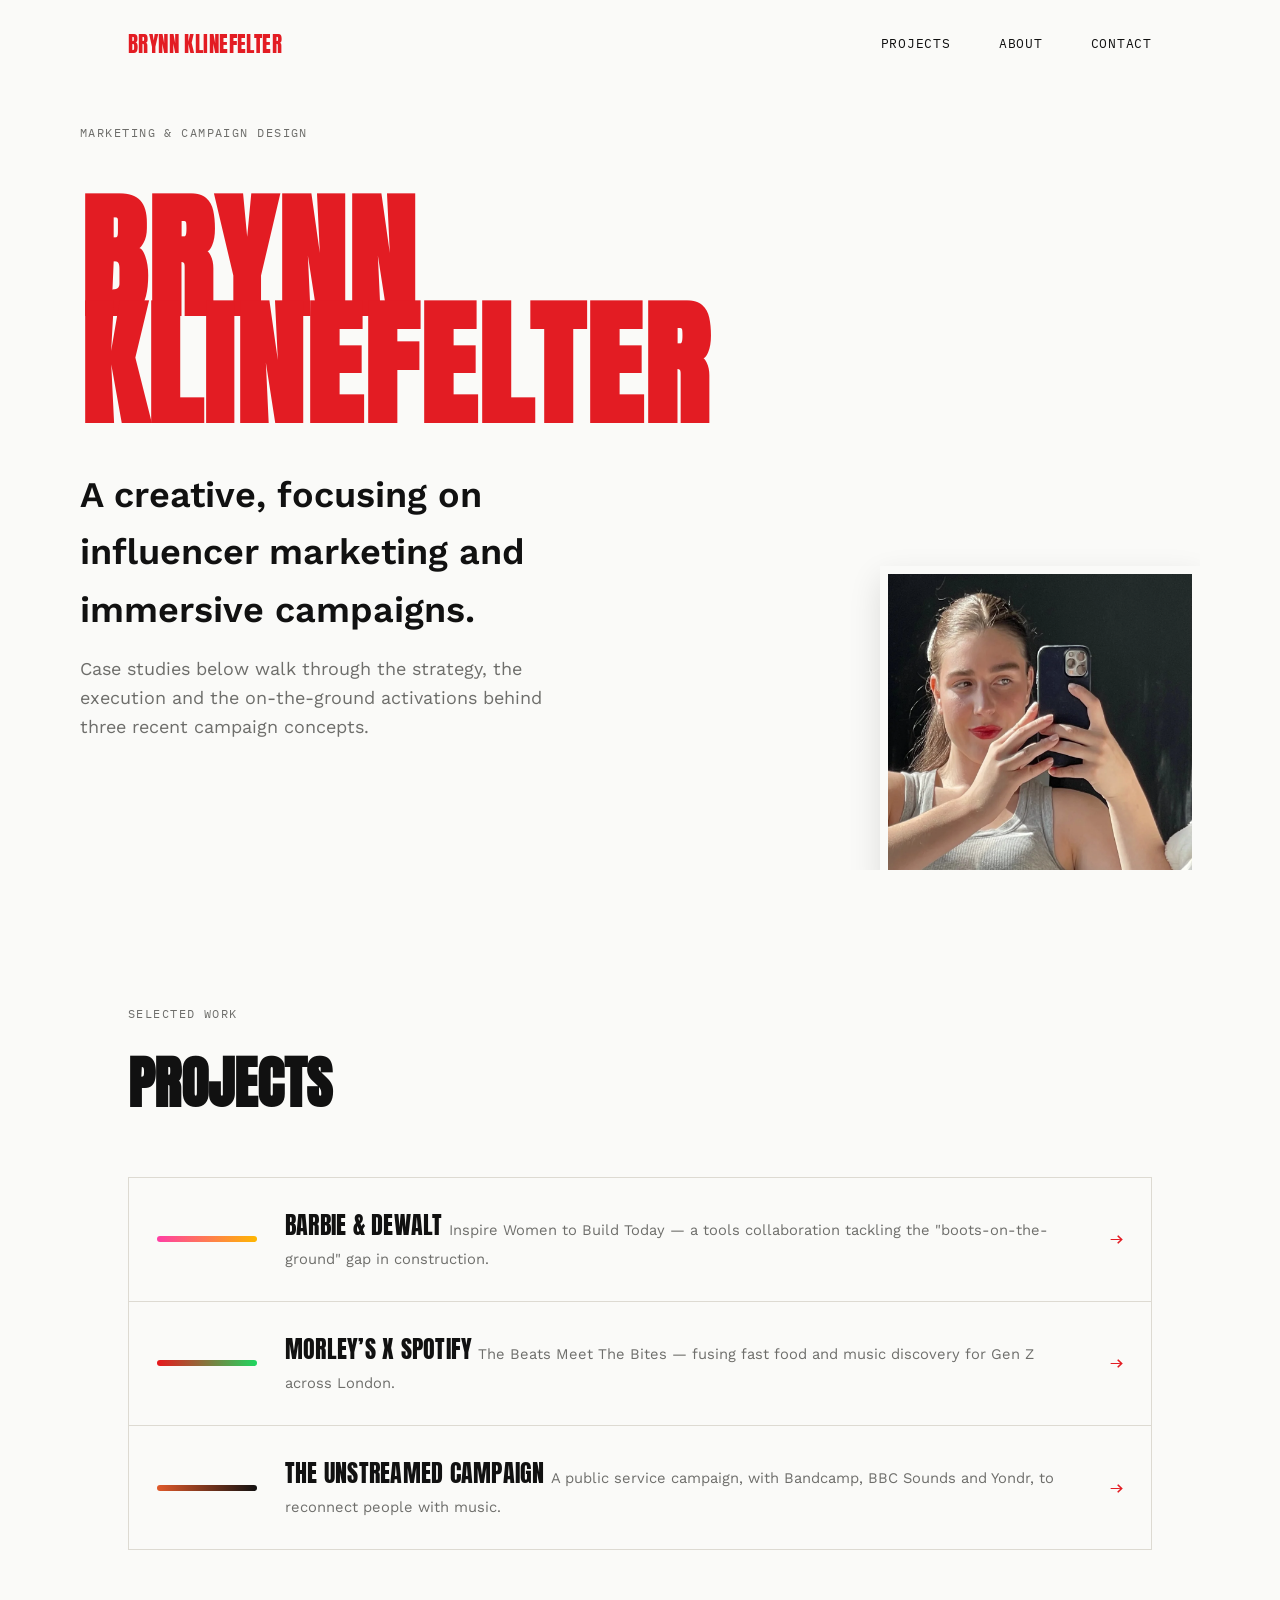
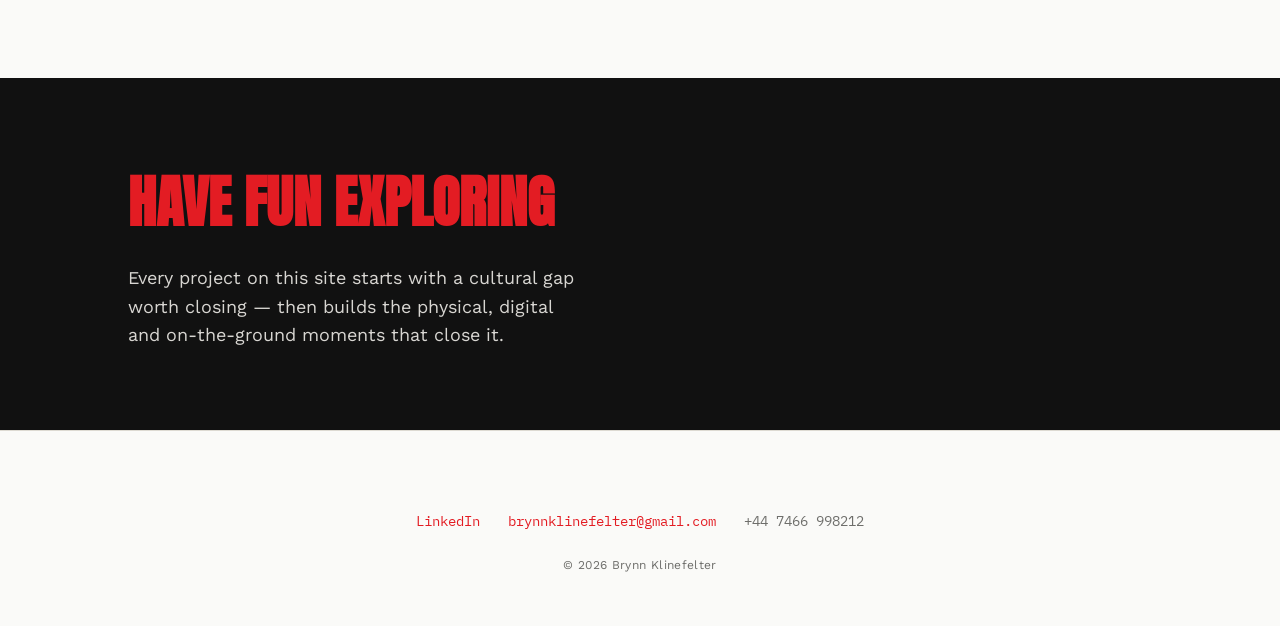
<file: index.html>
<!DOCTYPE html>
<html lang="en">
<head>
<meta charset="UTF-8">
<meta name="viewport" content="width=device-width, initial-scale=1.0">
<title>Brynn Klinefelter | Discover Innovative Marketing Solutions</title>
<meta name="description" content="Brynn Klinefelter — a creative focusing on influencer marketing and immersive campaigns.">
<link rel="stylesheet" href="css/style.css">
</head>
<body>

<nav class="site-nav">
  <a href="index.html" class="site-nav__mark">Brynn Klinefelter</a>
  <ul class="site-nav__links" style="display:flex;">
    <li><a href="#work">Projects</a></li>
    <li><a href="#about">About</a></li>
    <li><a href="#contact">Contact</a></li>
  </ul>
</nav>

<header class="hero-landing wrap">
  <p class="eyebrow">Marketing &amp; Campaign Design</p>
  <h1 class="hero-landing__stack">
    <span>Brynn</span>
    <span>Klinefelter</span>
  </h1>
  <p class="hero-landing__tagline">A creative, focusing on influencer marketing and immersive campaigns.</p>
  <p class="hero-landing__sub">Case studies below walk through the strategy, the execution and the on-the-ground activations behind three recent campaign concepts.</p>
  <img class="hero-landing__portrait" src="assets/landing/portrait-1.png" alt="Brynn Klinefelter taking a mirror selfie">
</header>

<main>
  <section class="section" id="work">
    <div class="wrap">
      <p class="eyebrow">Selected Work</p>
      <h2 style="font-family:var(--f-display); text-transform:uppercase; font-size:var(--step-3); max-width:16ch;">Projects</h2>

      <div class="work-index">
        <a class="work-item" href="projects/barbie-dewalt.html">
          <span class="work-item__accent" style="background:linear-gradient(90deg,var(--acc-barbie),var(--acc-dewalt));"></span>
          <span>
            <span class="work-item__title">Barbie &amp; DeWalt</span>
            <span class="work-item__desc">Inspire Women to Build Today — a tools collaboration tackling the "boots-on-the-ground" gap in construction.</span>
          </span>
          <span class="work-item__arrow">&rarr;</span>
        </a>
        <a class="work-item" href="projects/morleys-x-spotify.html">
          <span class="work-item__accent" style="background:linear-gradient(90deg,var(--acc-morleys),var(--acc-spotify));"></span>
          <span>
            <span class="work-item__title">Morley&rsquo;s x Spotify</span>
            <span class="work-item__desc">The Beats Meet The Bites — fusing fast food and music discovery for Gen Z across London.</span>
          </span>
          <span class="work-item__arrow">&rarr;</span>
        </a>
        <a class="work-item" href="projects/the-unstreamed-campaign.html">
          <span class="work-item__accent" style="background:linear-gradient(90deg,var(--acc-unstreamed),var(--acc-bbc));"></span>
          <span>
            <span class="work-item__title">The Unstreamed Campaign</span>
            <span class="work-item__desc">A public service campaign, with Bandcamp, BBC Sounds and Yondr, to reconnect people with music.</span>
          </span>
          <span class="work-item__arrow">&rarr;</span>
        </a>
      </div>
    </div>
  </section>

  <section class="about-strip" id="about">
    <div class="wrap">
      <h2>Have Fun Exploring</h2>
      <p style="max-width:42ch; margin-top:var(--space-2); color:#D8D6D2;">Every project on this site starts with a cultural gap worth closing — then builds the physical, digital and on-the-ground moments that close it.</p>
    </div>
  </section>
</main>

<footer class="site-footer" id="contact">
  <div class="site-footer__links">
    <a href="https://www.linkedin.com/in/brynnklinefelter" target="_blank" rel="noopener">LinkedIn</a>
    <a href="mailto:brynnklinefelter@gmail.com">brynnklinefelter@gmail.com</a>
    <span>+44 7466 998212</span>
  </div>
  <small>&copy; 2026 Brynn Klinefelter</small>
</footer>

</body>
</html>
</file>
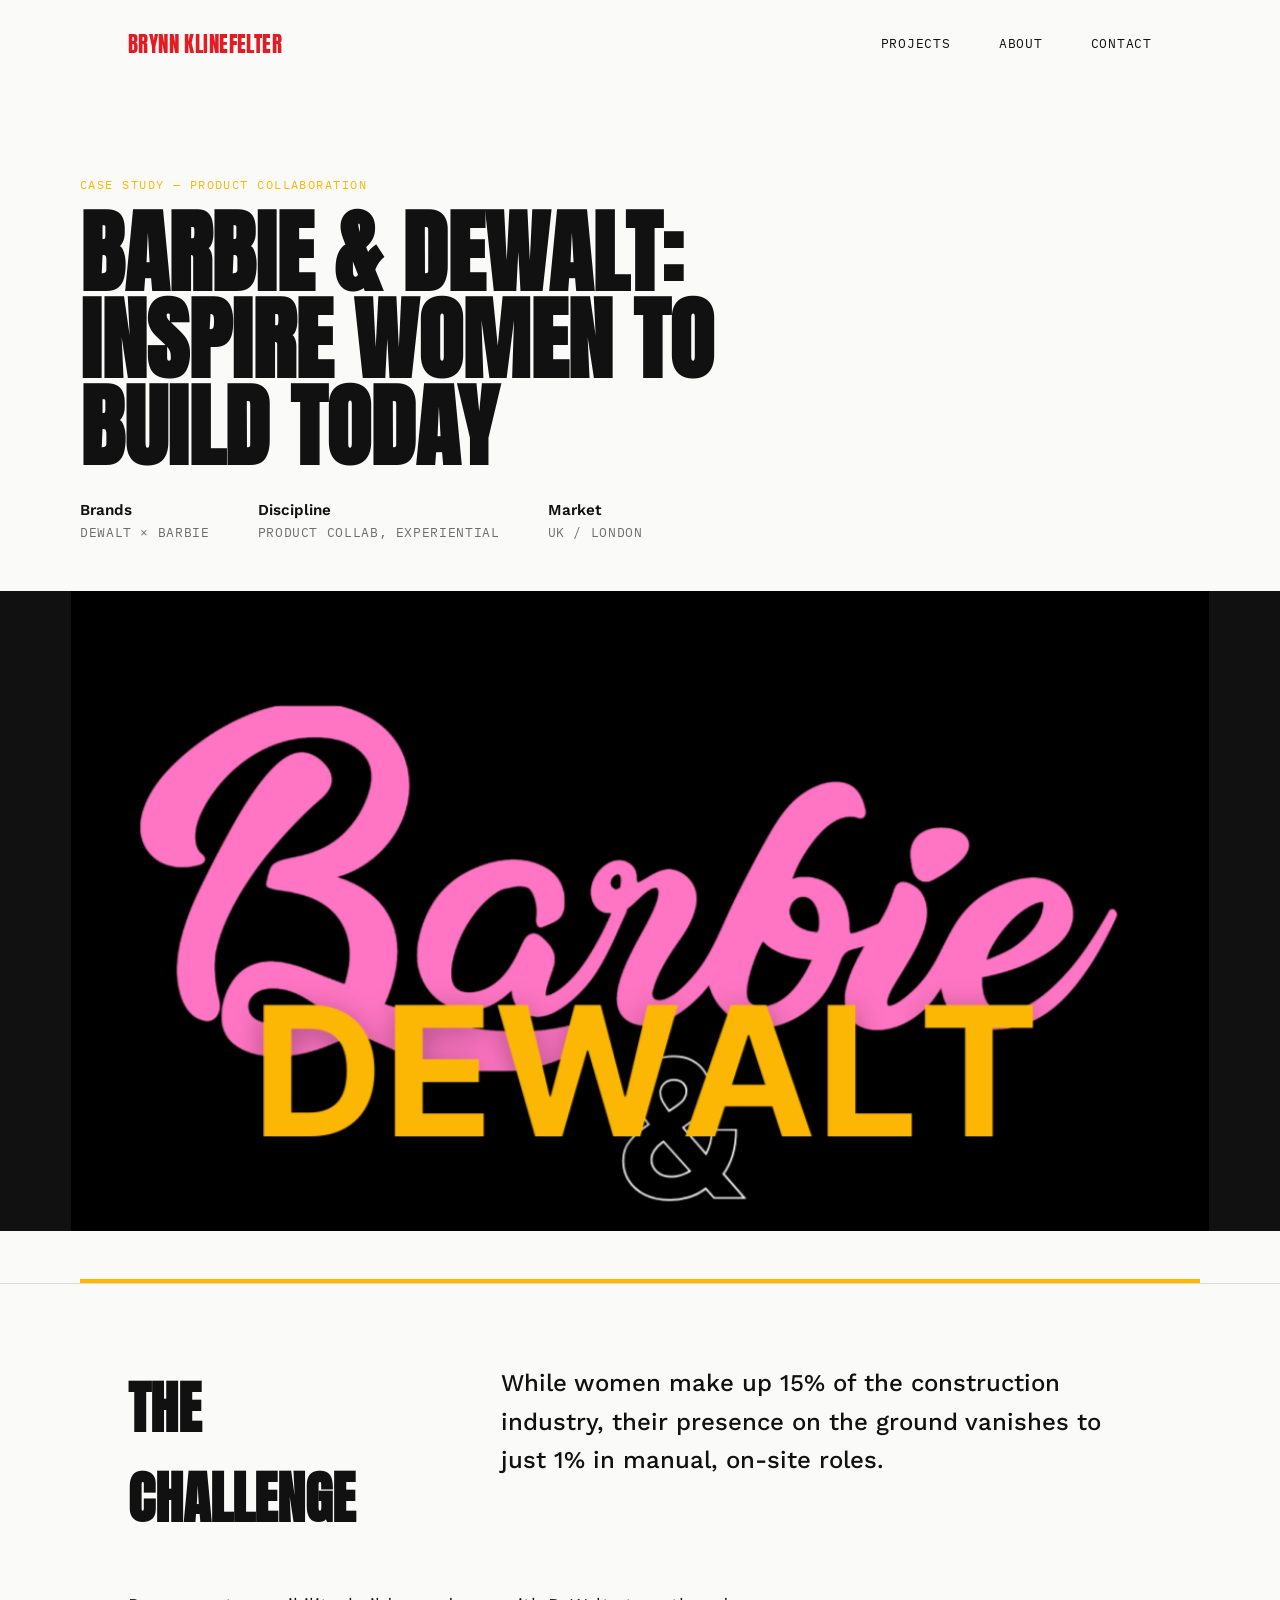
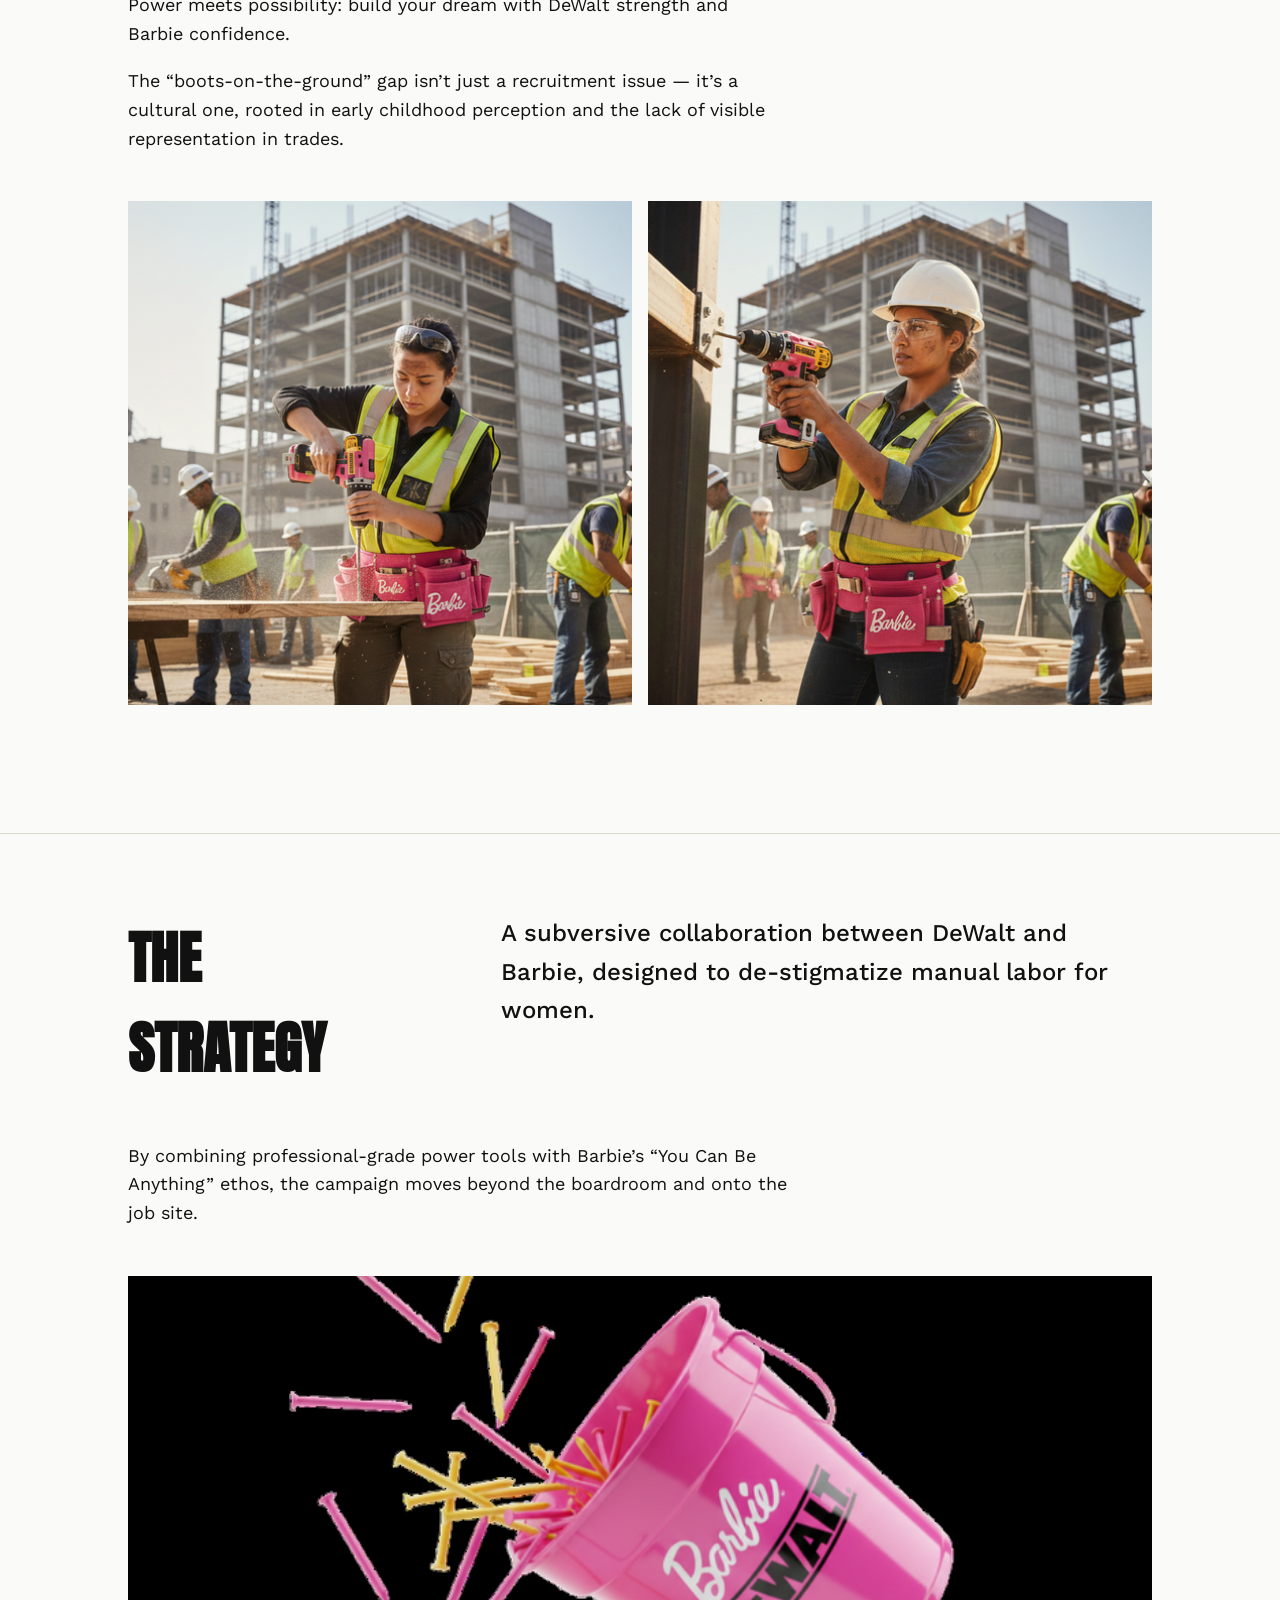
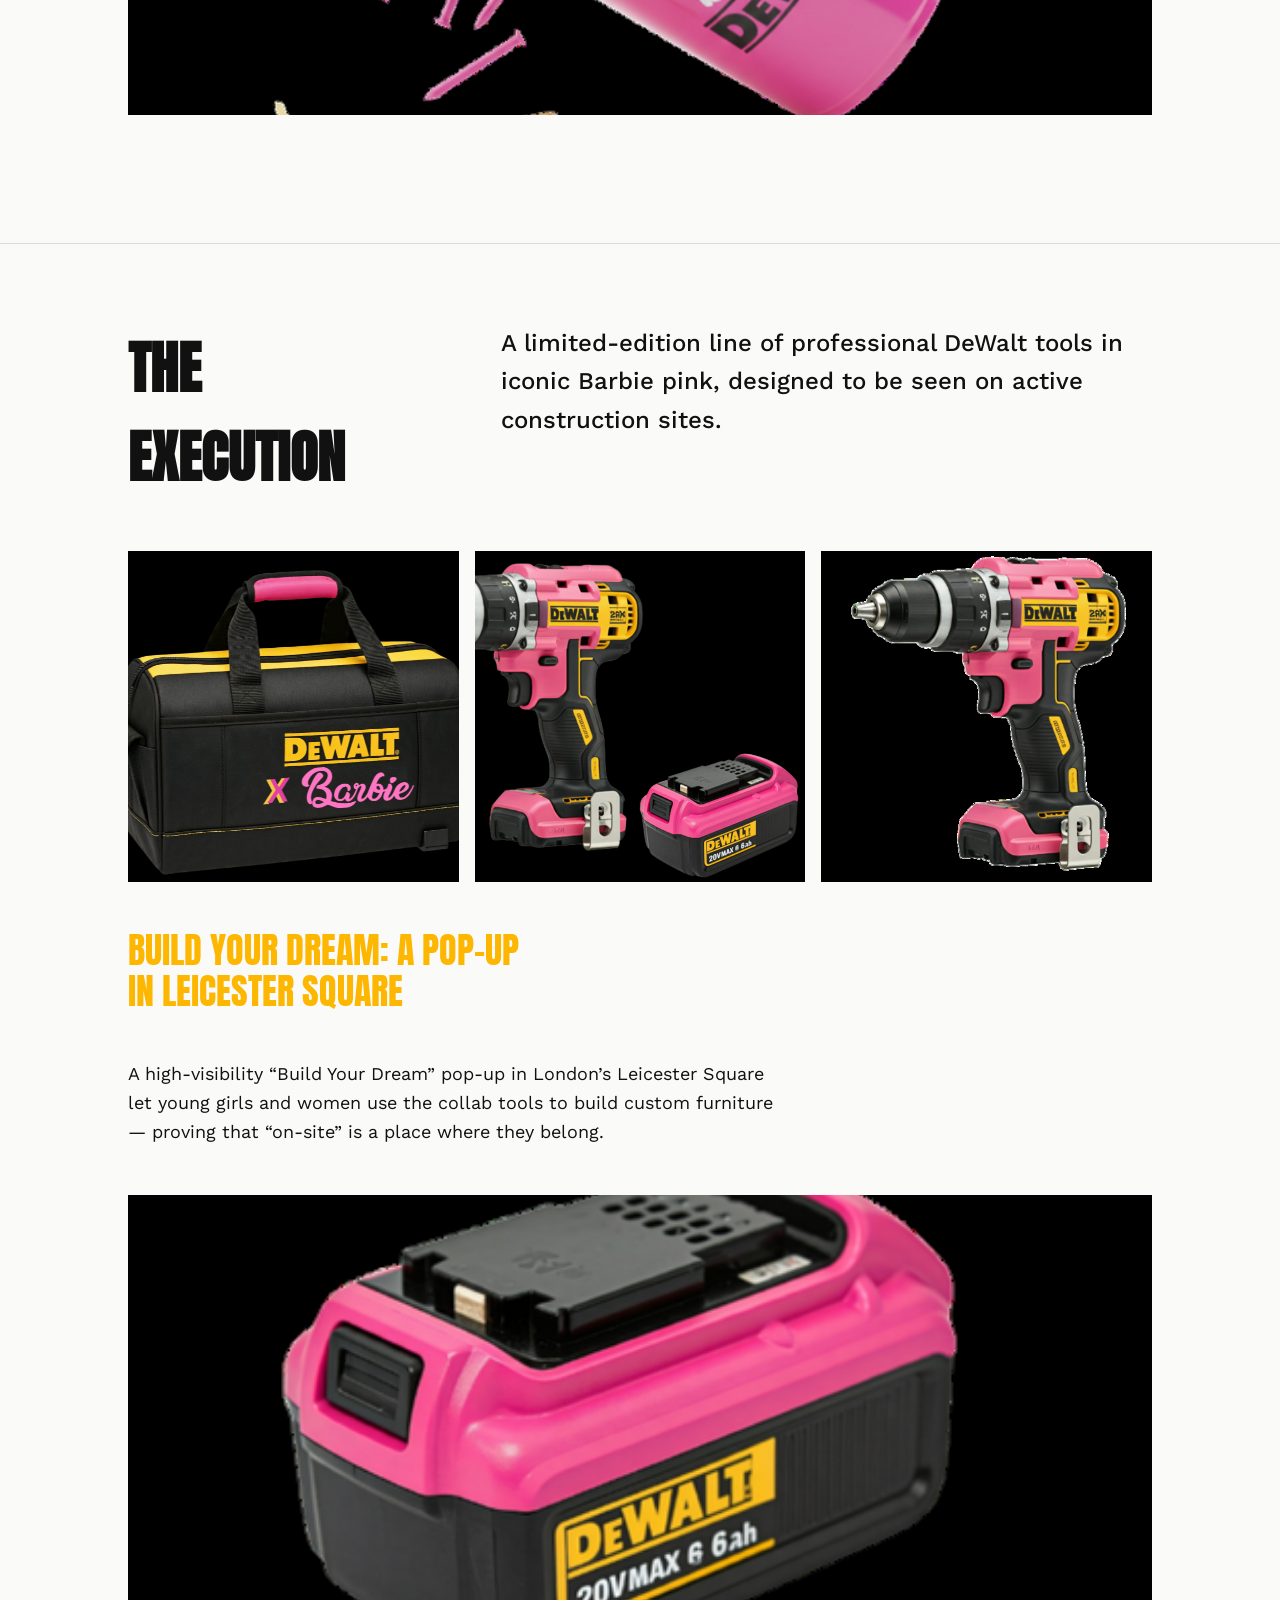
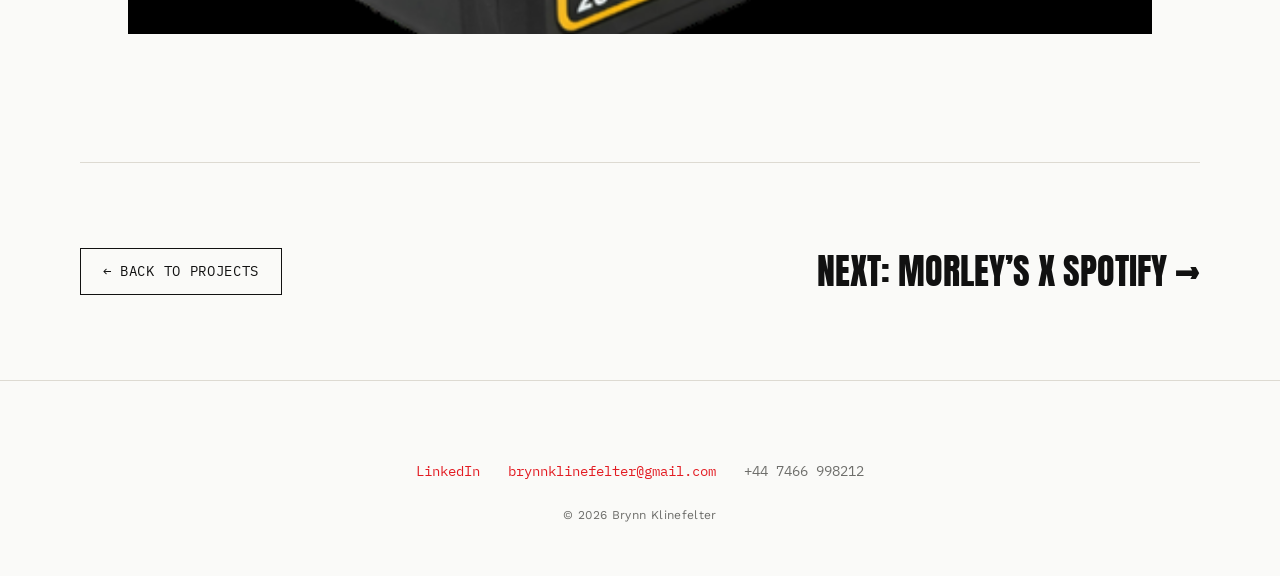
<file: projects/barbie-dewalt.html>
<!DOCTYPE html>
<html lang="en">
<head>
<meta charset="UTF-8">
<meta name="viewport" content="width=device-width, initial-scale=1.0">
<title>Barbie &amp; DeWalt | Inspire Women to Build Today — Brynn Klinefelter</title>
<meta name="description" content="A subversive collaboration between DeWalt and Barbie designed to de-stigmatize manual labor for women.">
<link rel="stylesheet" href="../css/style.css">
<style>:root{ --accent: var(--acc-dewalt); }</style>
</head>
<body>

<nav class="site-nav">
  <a href="../index.html" class="site-nav__mark">Brynn Klinefelter</a>
  <ul class="site-nav__links" style="display:flex;">
    <li><a href="../index.html#work">Projects</a></li>
    <li><a href="../index.html#about">About</a></li>
    <li><a href="../index.html#contact">Contact</a></li>
  </ul>
</nav>

<header class="case-hero wrap">
  <p class="eyebrow case-hero__eyebrow">Case Study — Product Collaboration</p>
  <h1 class="case-hero__title">Barbie &amp; DeWalt: Inspire Women to Build Today</h1>
  <div class="case-hero__meta">
    <span><strong>Brands</strong>DeWalt &times; Barbie</span>
    <span><strong>Discipline</strong>Product collab, experiential</span>
    <span><strong>Market</strong>UK / London</span>
  </div>
  <img class="case-hero__image" src="../assets/barbie-dewalt/logo-hero.png" alt="Barbie and DeWalt logo lockup in pink and yellow on black">
</header>

<main>

  <section class="case-section">
    <div class="wrap">
      <div class="case-section__head">
        <h2>The<br>Challenge</h2>
        <p class="lede">While women make up 15% of the construction industry, their presence on the ground vanishes to just 1% in manual, on-site roles.</p>
      </div>
      <div class="case-body">
        <p>Power meets possibility: build your dream with DeWalt strength and Barbie confidence.</p>
        <p>The &ldquo;boots-on-the-ground&rdquo; gap isn&rsquo;t just a recruitment issue &mdash; it&rsquo;s a cultural one, rooted in early childhood perception and the lack of visible representation in trades.</p>
      </div>
      <div class="media-grid media-grid--2">
        <figure>
          <img src="../assets/barbie-dewalt/construction-site-1.png" alt="Woman in hi-vis using a pink DeWalt drill on an active construction site">
        </figure>
        <figure>
          <img src="../assets/barbie-dewalt/construction-site-2.png" alt="Woman on a construction site drilling into a wooden beam, wearing a Barbie tool belt">
        </figure>
      </div>
    </div>
  </section>

  <section class="case-section">
    <div class="wrap">
      <div class="case-section__head">
        <h2>The<br>Strategy</h2>
        <p class="lede">A subversive collaboration between DeWalt and Barbie, designed to de-stigmatize manual labor for women.</p>
      </div>
      <div class="case-body">
        <p>By combining professional-grade power tools with Barbie&rsquo;s &ldquo;You Can Be Anything&rdquo; ethos, the campaign moves beyond the boardroom and onto the job site.</p>
      </div>
      <img class="full-bleed" src="../assets/barbie-dewalt/nail-bucket.png" alt="Pink Barbie x DeWalt bucket spilling pink and yellow nails">
    </div>
  </section>

  <section class="case-section">
    <div class="wrap">
      <div class="case-section__head">
        <h2>The<br>Execution</h2>
        <p class="lede">A limited-edition line of professional DeWalt tools in iconic Barbie pink, designed to be seen on active construction sites.</p>
      </div>
      <div class="media-grid">
        <figure><img src="../assets/barbie-dewalt/drill-front.png" alt="Pink and yellow DeWalt cordless drill"></figure>
        <figure><img src="../assets/barbie-dewalt/tool-bag.png" alt="Black DeWalt x Barbie canvas tool bag with pink trim"></figure>
        <figure><img src="../assets/barbie-dewalt/battery.png" alt="Pink DeWalt 20V max battery pack"></figure>
      </div>

      <p class="pull">Build Your Dream: a pop-up in Leicester Square</p>
      <div class="case-body">
        <p>A high-visibility &ldquo;Build Your Dream&rdquo; pop-up in London&rsquo;s Leicester Square let young girls and women use the collab tools to build custom furniture &mdash; proving that &ldquo;on-site&rdquo; is a place where they belong.</p>
      </div>
      <img class="full-bleed" src="../assets/barbie-dewalt/popup-tent.png" alt="Pink tent canopy reading Build Your Dream at the Leicester Square activation">
    </div>
  </section>

</main>

<nav class="case-nav wrap">
  <a href="../index.html" class="btn btn--ghost">&larr; Back to projects</a>
  <a href="morleys-x-spotify.html" class="case-nav__title" style="text-decoration:none;">Next: Morley&rsquo;s x Spotify &rarr;</a>
</nav>

<footer class="site-footer">
  <div class="site-footer__links">
    <a href="https://www.linkedin.com/in/brynnklinefelter" target="_blank" rel="noopener">LinkedIn</a>
    <a href="mailto:brynnklinefelter@gmail.com">brynnklinefelter@gmail.com</a>
    <span>+44 7466 998212</span>
  </div>
  <small>&copy; 2026 Brynn Klinefelter</small>
</footer>

</body>
</html>
</file>
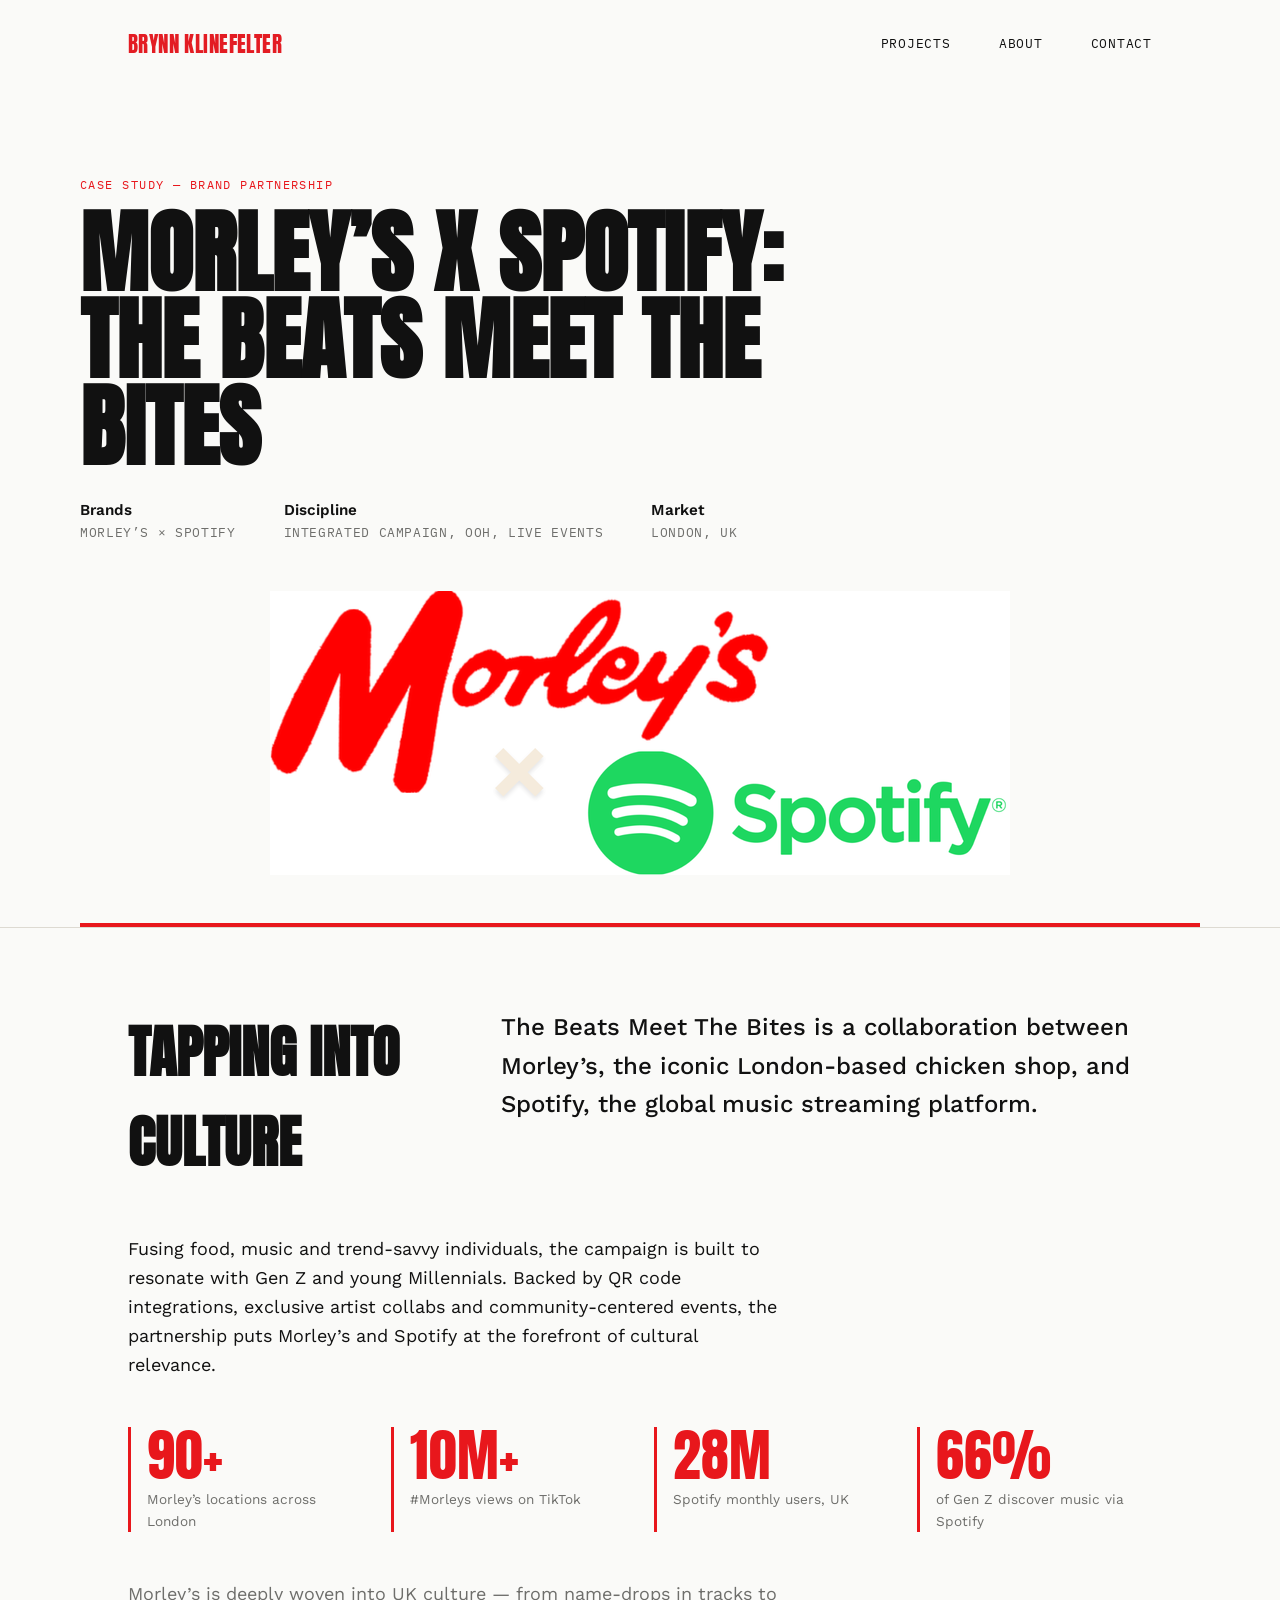
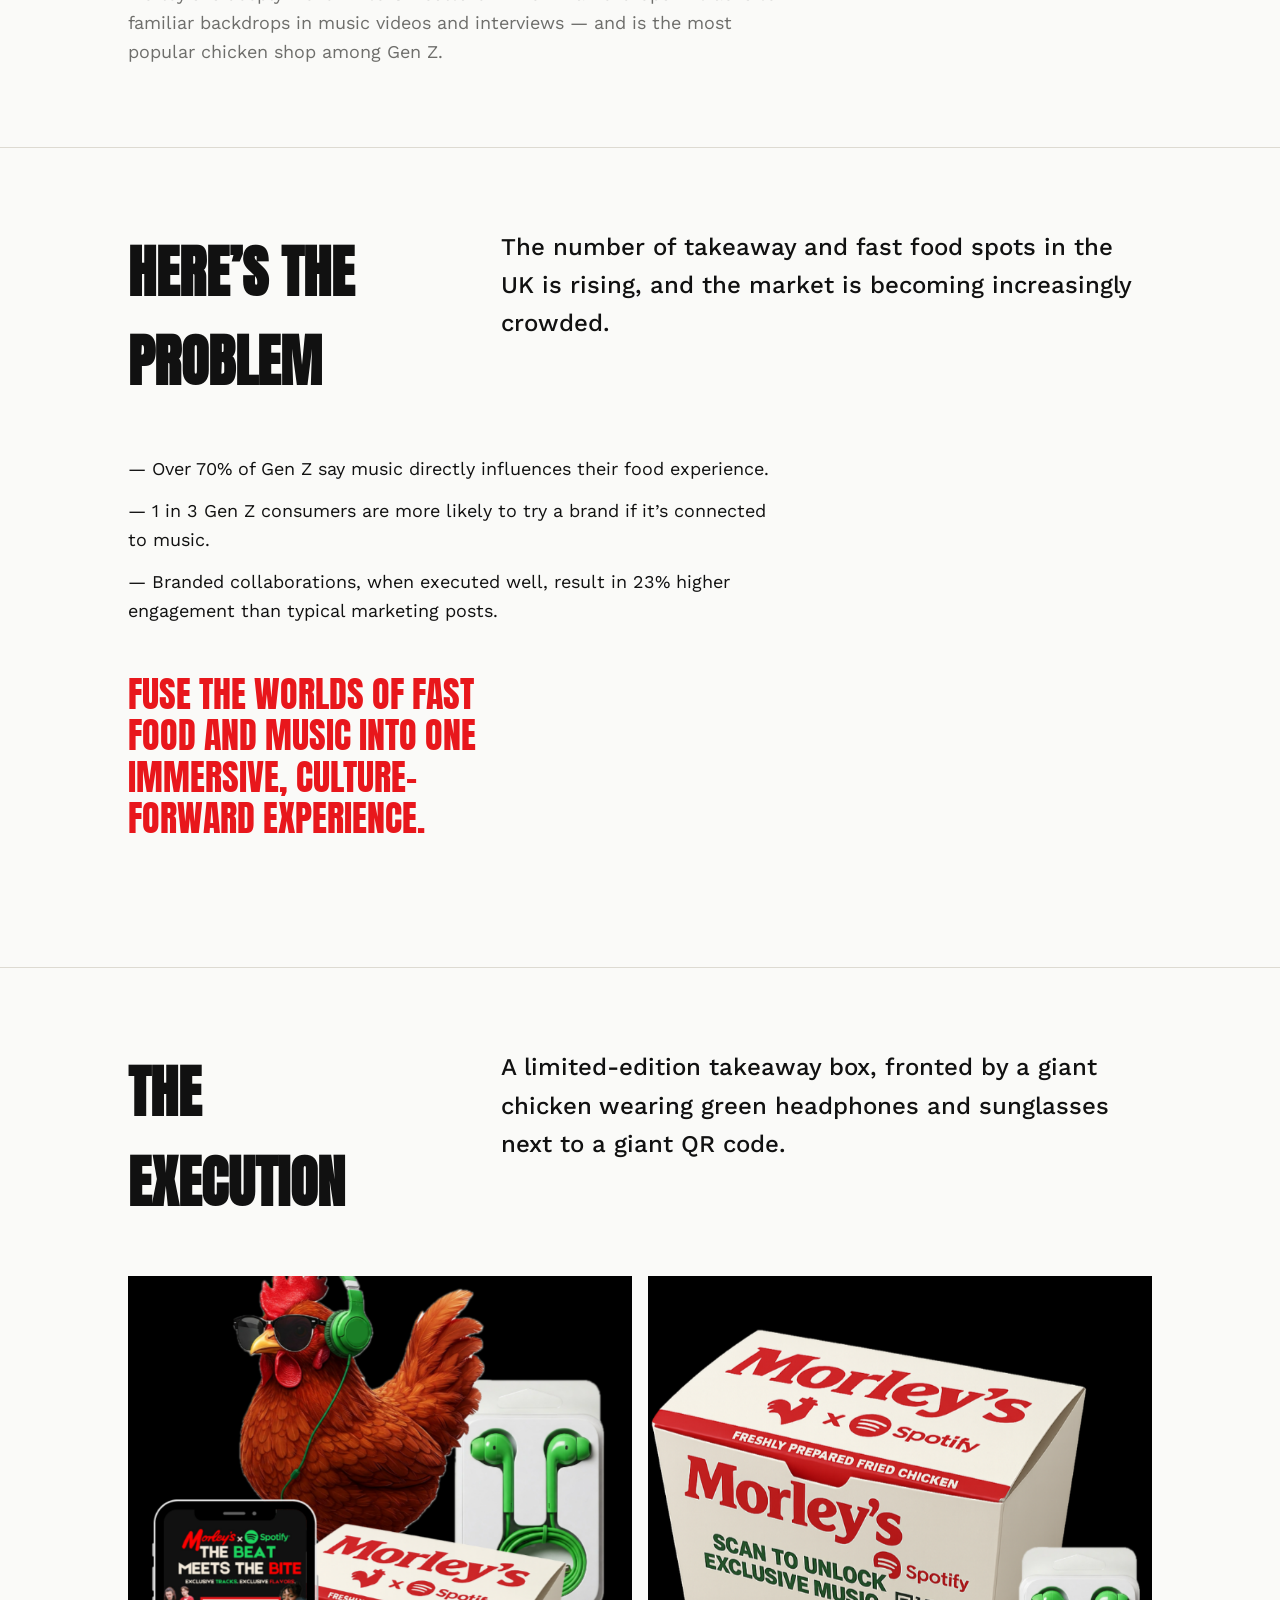
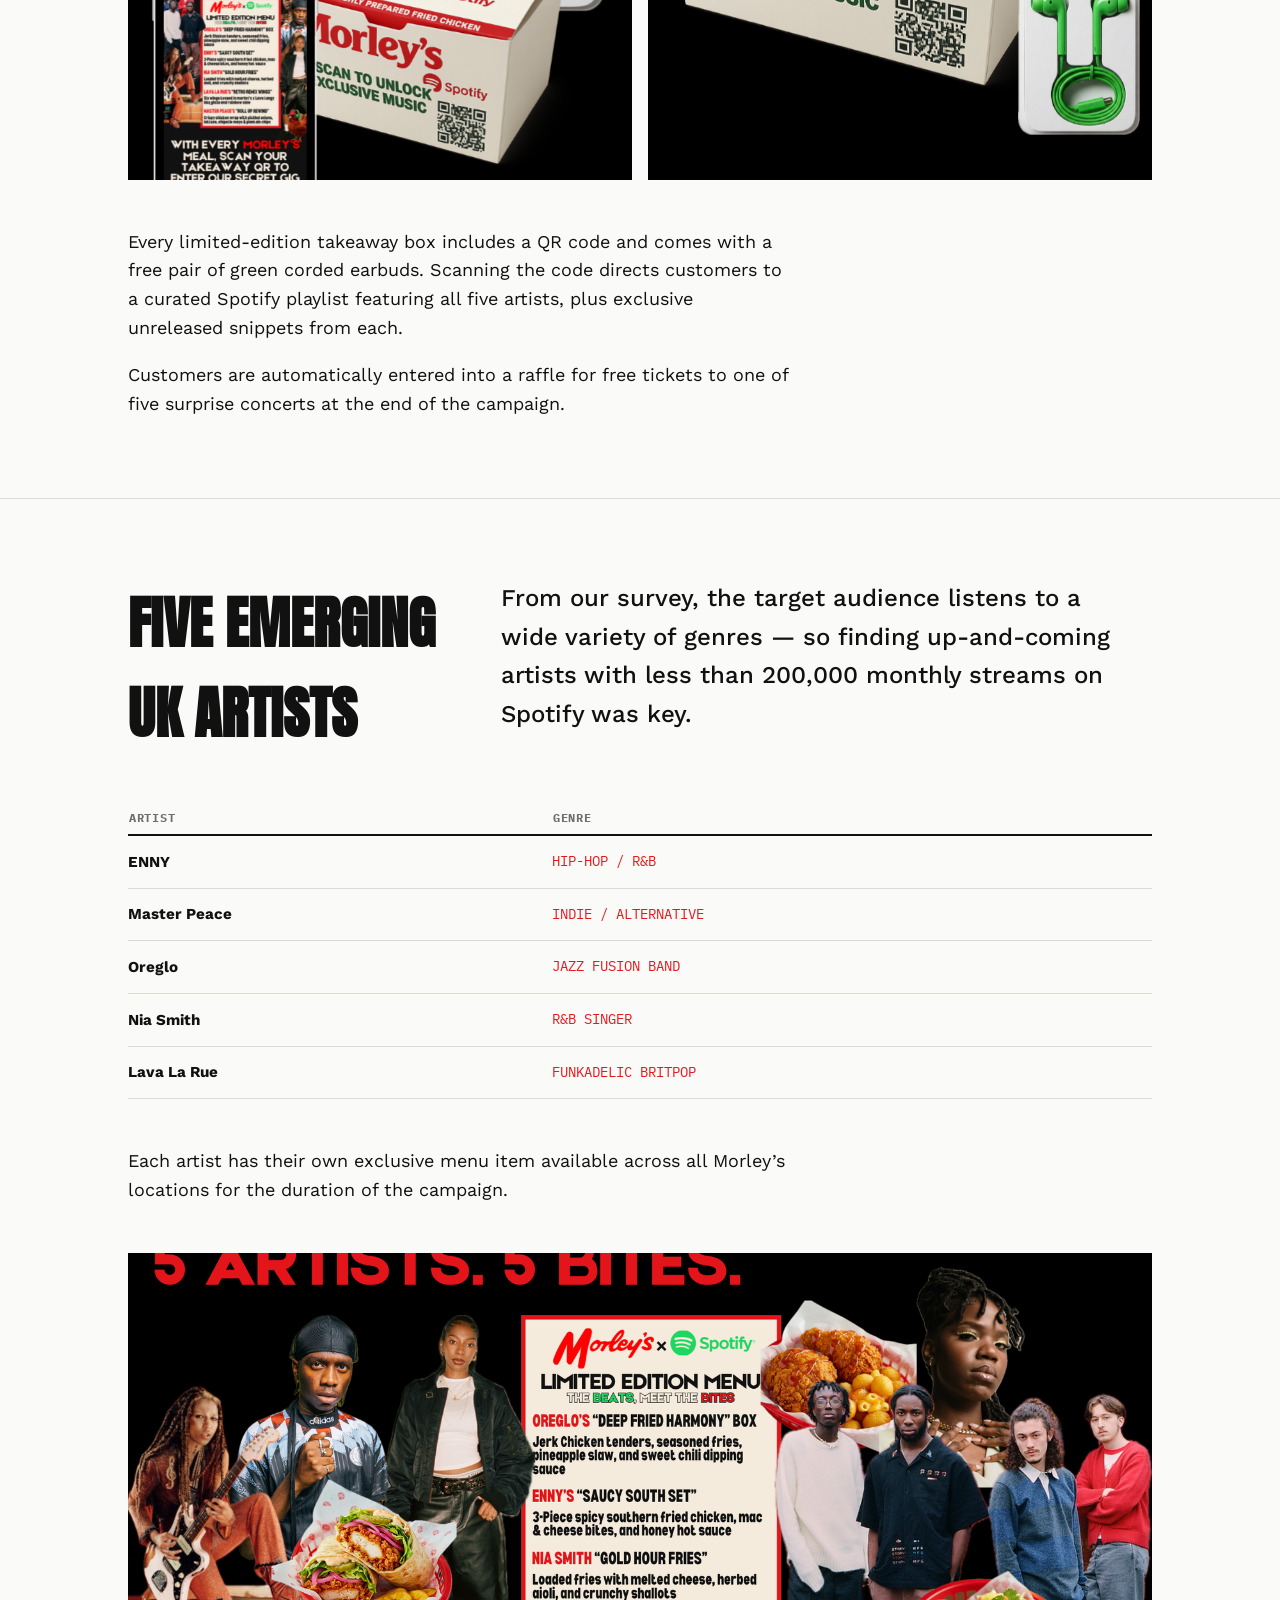
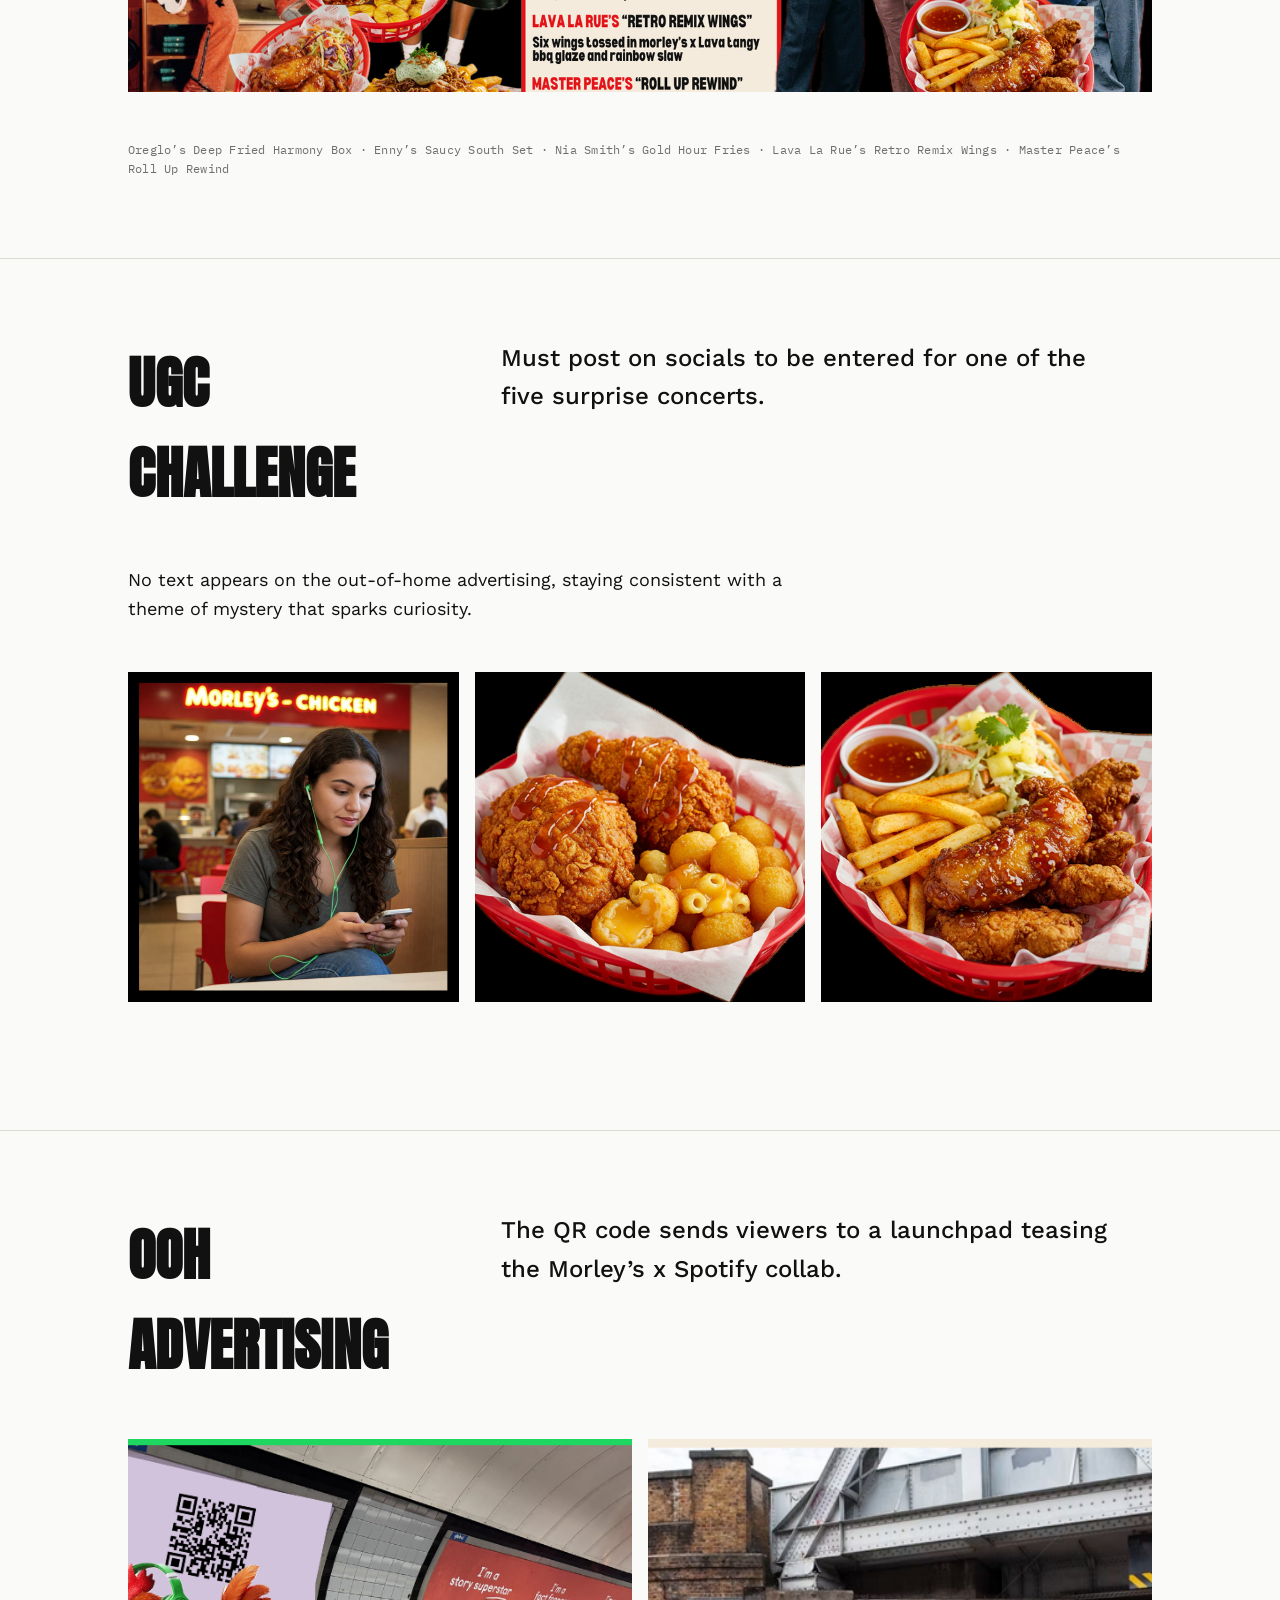
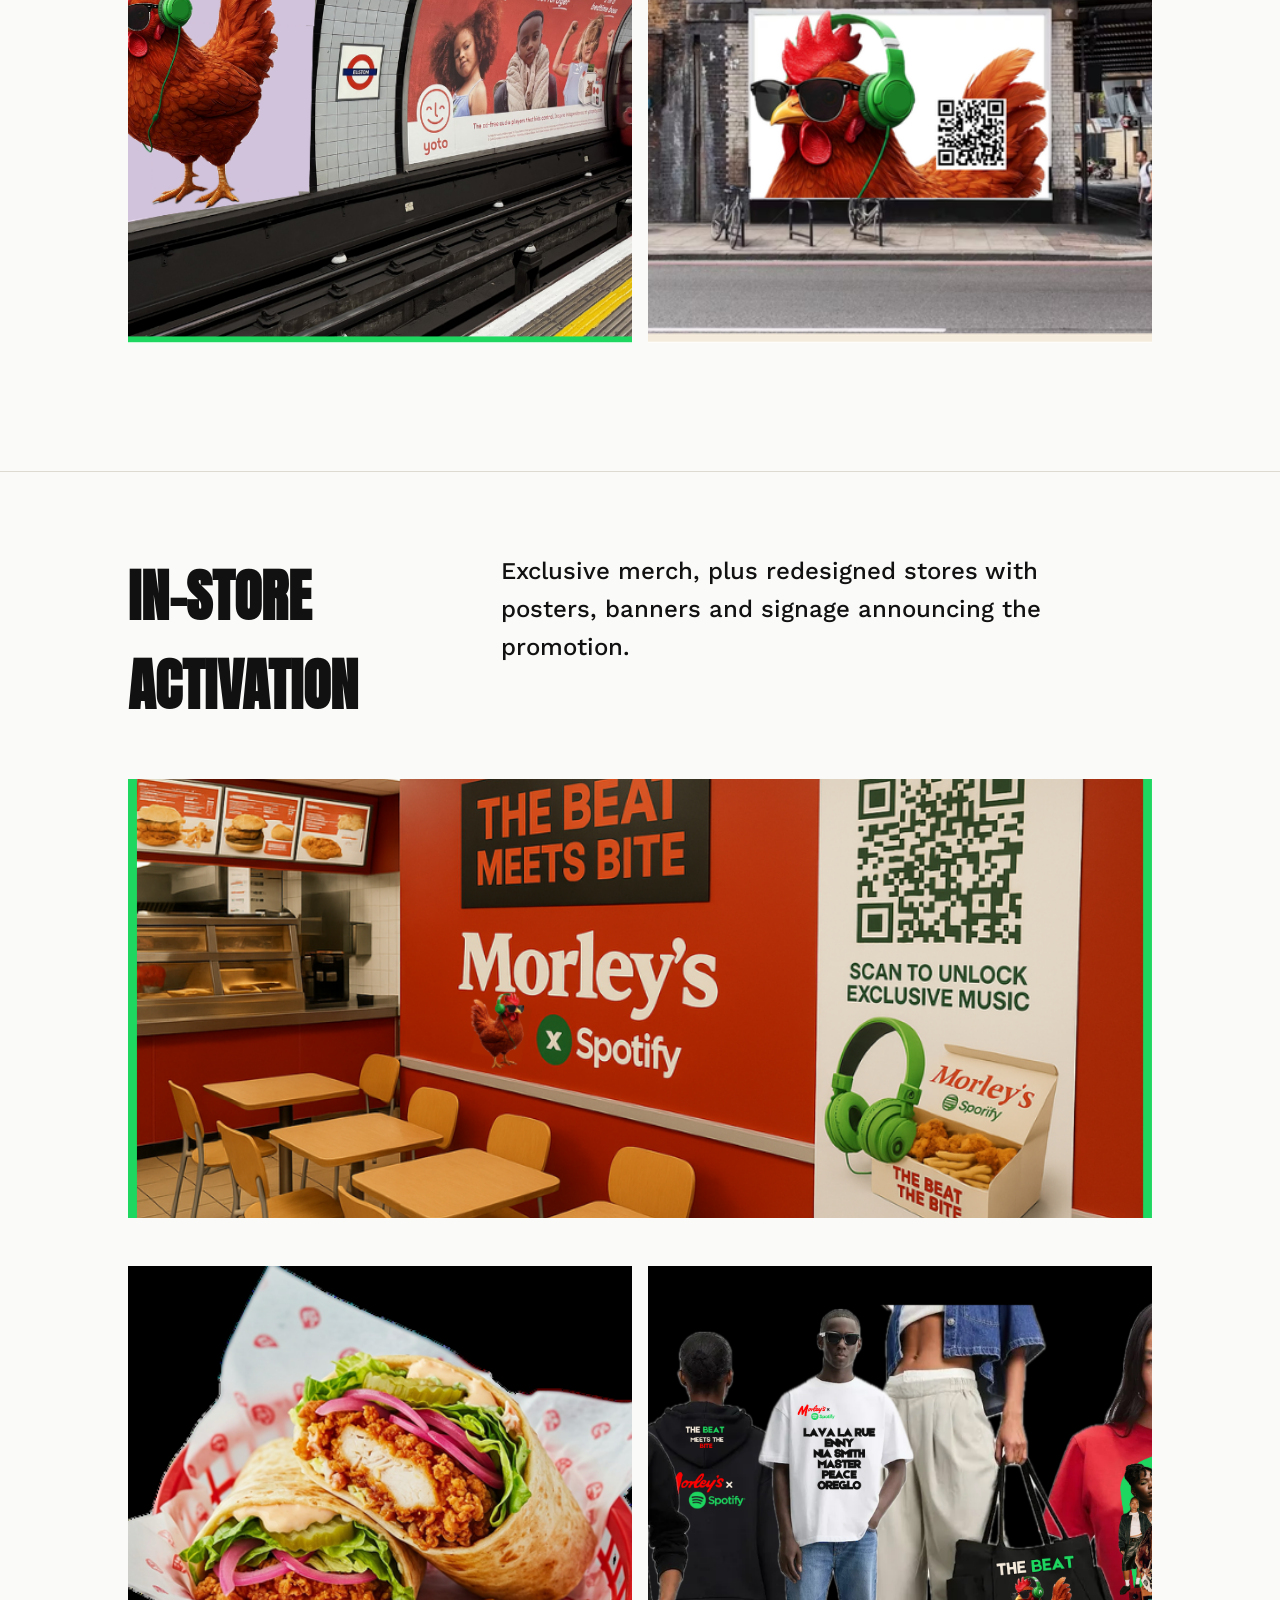
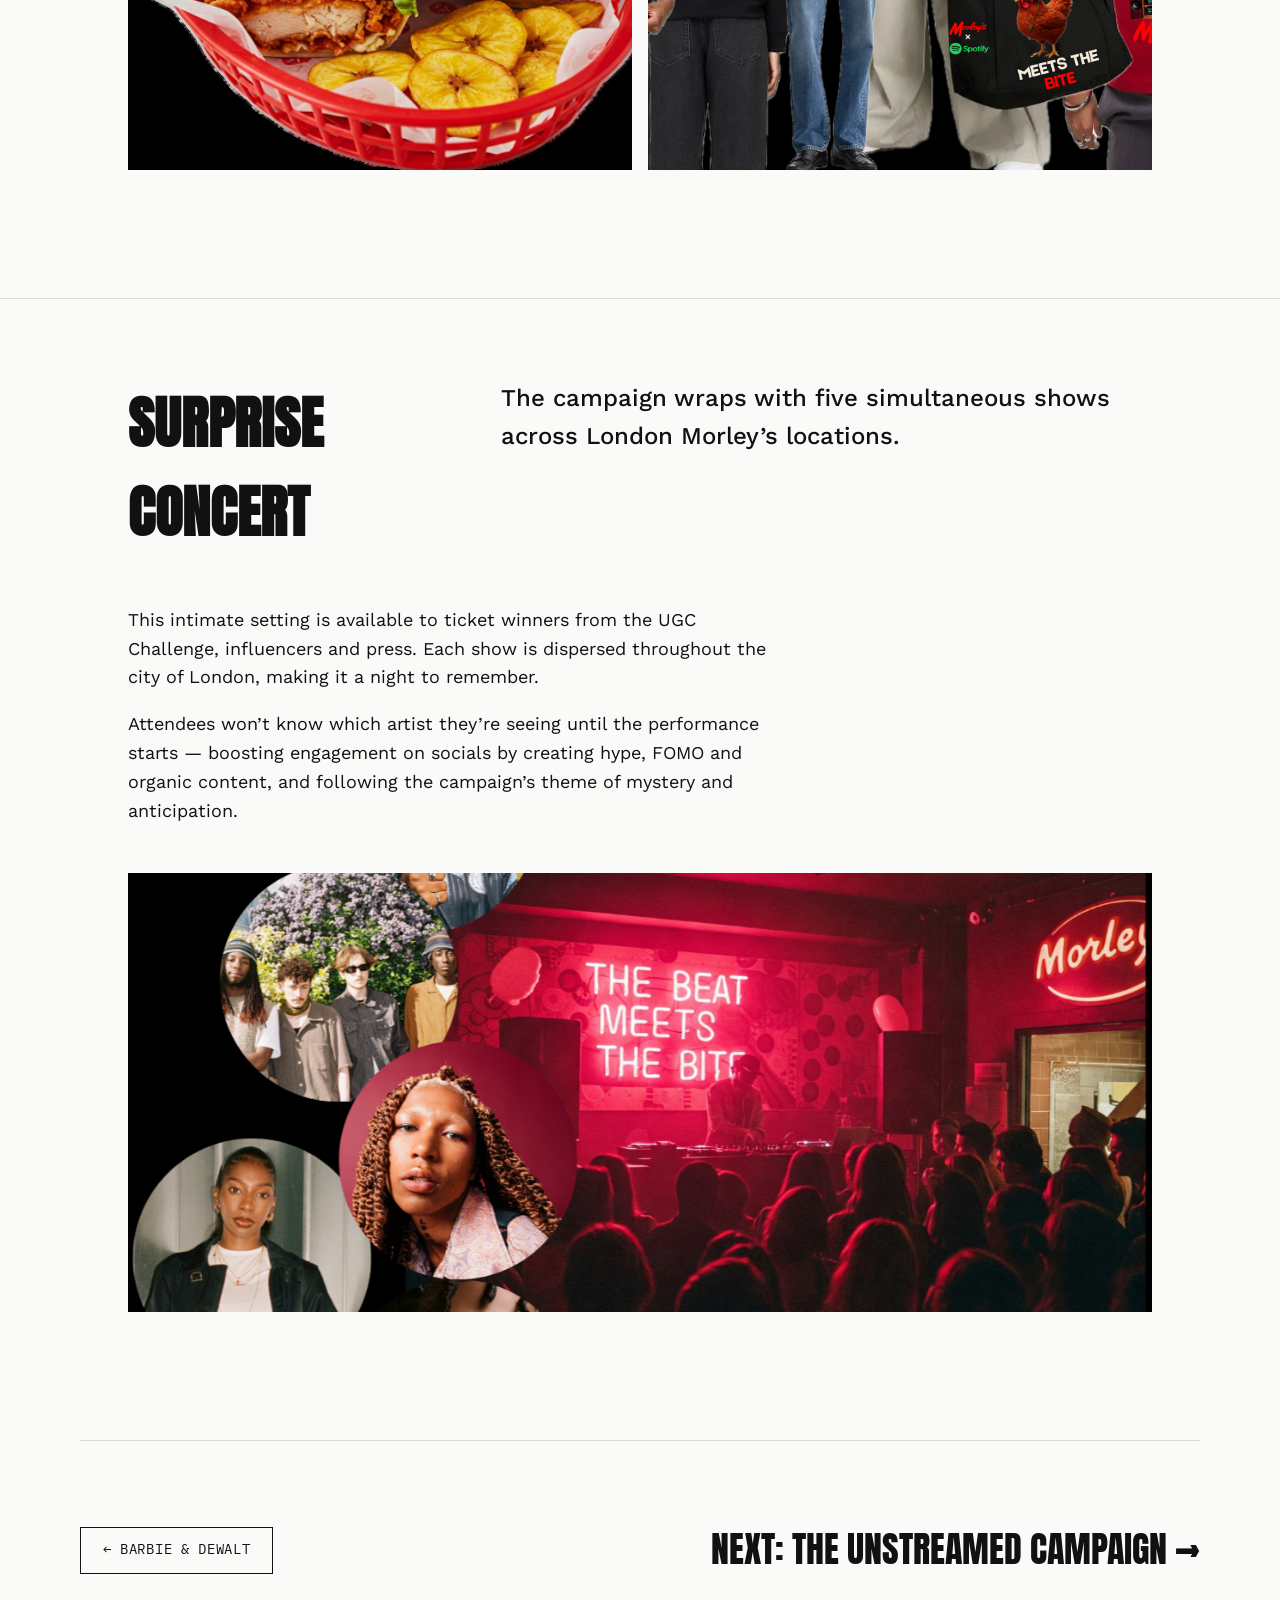
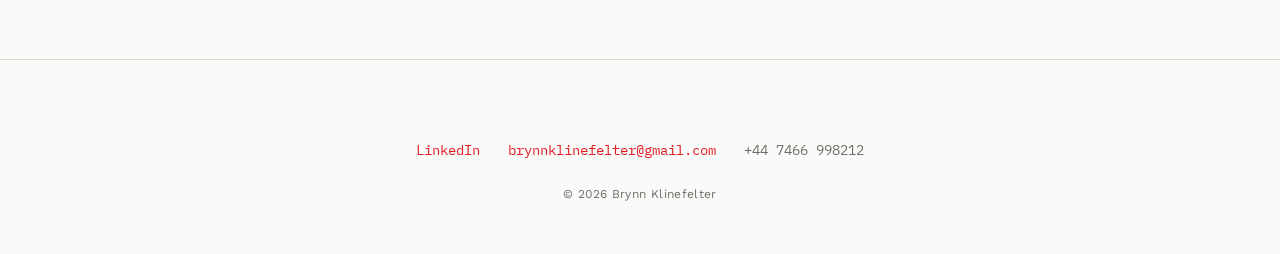
<file: projects/morleys-x-spotify.html>
<!DOCTYPE html>
<html lang="en">
<head>
<meta charset="UTF-8">
<meta name="viewport" content="width=device-width, initial-scale=1.0">
<title>Morley's x Spotify | Join the Culture Fusion — Brynn Klinefelter</title>
<meta name="description" content="The Beats Meet The Bites: a collaboration between Morley's and Spotify fusing food, music and Gen Z culture.">
<link rel="stylesheet" href="../css/style.css">
<style>:root{ --accent: var(--acc-morleys); }</style>
</head>
<body>

<nav class="site-nav">
  <a href="../index.html" class="site-nav__mark">Brynn Klinefelter</a>
  <ul class="site-nav__links" style="display:flex;">
    <li><a href="../index.html#work">Projects</a></li>
    <li><a href="../index.html#about">About</a></li>
    <li><a href="../index.html#contact">Contact</a></li>
  </ul>
</nav>

<header class="case-hero wrap">
  <p class="eyebrow case-hero__eyebrow">Case Study — Brand Partnership</p>
  <h1 class="case-hero__title">Morley&rsquo;s x Spotify: The Beats Meet The Bites</h1>
  <div class="case-hero__meta">
    <span><strong>Brands</strong>Morley&rsquo;s &times; Spotify</span>
    <span><strong>Discipline</strong>Integrated campaign, OOH, live events</span>
    <span><strong>Market</strong>London, UK</span>
  </div>
  <img class="case-hero__image case-hero__image--natural" src="../assets/morleys-x-spotify/logo-lockup-2.png" alt="Morley's x Spotify logo lockup on black">
</header>

<main>

  <section class="case-section">
    <div class="wrap">
      <div class="case-section__head">
        <h2>Tapping Into<br>Culture</h2>
        <p class="lede">The Beats Meet The Bites is a collaboration between Morley&rsquo;s, the iconic London-based chicken shop, and Spotify, the global music streaming platform.</p>
      </div>
      <div class="case-body">
        <p>Fusing food, music and trend-savvy individuals, the campaign is built to resonate with Gen Z and young Millennials. Backed by QR code integrations, exclusive artist collabs and community-centered events, the partnership puts Morley&rsquo;s and Spotify at the forefront of cultural relevance.</p>
      </div>

      <div class="stat-row">
        <div class="stat"><div class="stat__num">90+</div><div class="stat__label">Morley&rsquo;s locations across London</div></div>
        <div class="stat"><div class="stat__num">10M+</div><div class="stat__label">#Morleys views on TikTok</div></div>
        <div class="stat"><div class="stat__num">28M</div><div class="stat__label">Spotify monthly users, UK</div></div>
        <div class="stat"><div class="stat__num">66%</div><div class="stat__label">of Gen Z discover music via Spotify</div></div>
      </div>
      <p class="case-body" style="color:var(--grey); max-width:60ch;">Morley&rsquo;s is deeply woven into UK culture &mdash; from name-drops in tracks to familiar backdrops in music videos and interviews &mdash; and is the most popular chicken shop among Gen Z.</p>
    </div>
  </section>

  <section class="case-section">
    <div class="wrap">
      <div class="case-section__head">
        <h2>Here&rsquo;s The<br>Problem</h2>
        <p class="lede">The number of takeaway and fast food spots in the UK is rising, and the market is becoming increasingly crowded.</p>
      </div>
      <div class="case-body">
        <ul style="display:grid; gap:0.75em;">
          <li>&mdash; Over 70% of Gen Z say music directly influences their food experience.</li>
          <li>&mdash; 1 in 3 Gen Z consumers are more likely to try a brand if it&rsquo;s connected to music.</li>
          <li>&mdash; Branded collaborations, when executed well, result in 23% higher engagement than typical marketing posts.</li>
        </ul>
      </div>
      <p class="pull">Fuse the worlds of fast food and music into one immersive, culture-forward experience.</p>
    </div>
  </section>

  <section class="case-section">
    <div class="wrap">
      <div class="case-section__head">
        <h2>The<br>Execution</h2>
        <p class="lede">A limited-edition takeaway box, fronted by a giant chicken wearing green headphones and sunglasses next to a giant QR code.</p>
      </div>
      <div class="media-grid media-grid--2">
        <figure><img src="../assets/morleys-x-spotify/takeaway-box.png" alt="Limited edition Morley's x Spotify takeaway box with QR code and green earbuds"></figure>
        <figure><img src="../assets/morleys-x-spotify/mascot-with-box.png" alt="Morley's chicken mascot wearing green headphones next to the takeaway box"></figure>
      </div>
      <div class="case-body">
        <p>Every limited-edition takeaway box includes a QR code and comes with a free pair of green corded earbuds. Scanning the code directs customers to a curated Spotify playlist featuring all five artists, plus exclusive unreleased snippets from each.</p>
        <p>Customers are automatically entered into a raffle for free tickets to one of five surprise concerts at the end of the campaign.</p>
      </div>
    </div>
  </section>

  <section class="case-section">
    <div class="wrap">
      <div class="case-section__head">
        <h2>Five Emerging<br>UK Artists</h2>
        <p class="lede">From our survey, the target audience listens to a wide variety of genres &mdash; so finding up-and-coming artists with less than 200,000 monthly streams on Spotify was key.</p>
      </div>
      <table class="lineup-table">
        <thead>
          <tr><th>Artist</th><th>Genre</th></tr>
        </thead>
        <tbody>
          <tr><td>ENNY</td><td>Hip-Hop / R&amp;B</td></tr>
          <tr><td>Master Peace</td><td>Indie / Alternative</td></tr>
          <tr><td>Oreglo</td><td>Jazz Fusion Band</td></tr>
          <tr><td>Nia Smith</td><td>R&amp;B Singer</td></tr>
          <tr><td>Lava La Rue</td><td>Funkadelic Britpop</td></tr>
        </tbody>
      </table>
      <div class="case-body">
        <p>Each artist has their own exclusive menu item available across all Morley&rsquo;s locations for the duration of the campaign.</p>
      </div>
      <img class="full-bleed" src="../assets/morleys-x-spotify/menu-graphic-5artists.png" alt="5 Artists, 5 Bites limited edition menu graphic listing each artist's dish">
      <div class="figure-caption">Oreglo&rsquo;s Deep Fried Harmony Box &middot; Enny&rsquo;s Saucy South Set &middot; Nia Smith&rsquo;s Gold Hour Fries &middot; Lava La Rue&rsquo;s Retro Remix Wings &middot; Master Peace&rsquo;s Roll Up Rewind</div>
    </div>
  </section>

  <section class="case-section">
    <div class="wrap">
      <div class="case-section__head">
        <h2>UGC<br>Challenge</h2>
        <p class="lede">Must post on socials to be entered for one of the five surprise concerts.</p>
      </div>
      <div class="case-body">
        <p>No text appears on the out-of-home advertising, staying consistent with a theme of mystery that sparks curiosity.</p>
      </div>
      <div class="media-grid">
        <figure><img src="../assets/morleys-x-spotify/customer-in-store.png" alt="Customer wearing green earbuds sitting in a Morley's restaurant"></figure>
        <figure><img src="../assets/morleys-x-spotify/wings-basket.png" alt="Basket of glazed chicken wings with slaw"></figure>
        <figure><img src="../assets/morleys-x-spotify/artist-headshot-1.png" alt="Portrait of one of the five featured artists"></figure>
      </div>
    </div>
  </section>

  <section class="case-section">
    <div class="wrap">
      <div class="case-section__head">
        <h2>OOH<br>Advertising</h2>
        <p class="lede">The QR code sends viewers to a launchpad teasing the Morley&rsquo;s x Spotify collab.</p>
      </div>
      <div class="media-grid media-grid--2">
        <figure><img src="../assets/morleys-x-spotify/ooh-tube-station.png" alt="London Underground platform advert featuring the chicken mascot and QR code"></figure>
        <figure><img src="../assets/morleys-x-spotify/ooh-street-post.png" alt="Street lamp post advert featuring the chicken mascot and QR code"></figure>
      </div>
    </div>
  </section>

  <section class="case-section">
    <div class="wrap">
      <div class="case-section__head">
        <h2>In-Store<br>Activation</h2>
        <p class="lede">Exclusive merch, plus redesigned stores with posters, banners and signage announcing the promotion.</p>
      </div>
      <img class="full-bleed" src="../assets/morleys-x-spotify/in-store-mural.png" alt="Morley's restaurant interior redesigned with The Beat Meets Bite branding and a scan-to-unlock QR poster">
      <div class="media-grid media-grid--2" style="margin-top:var(--space-3);">
        <figure><img src="../assets/morleys-x-spotify/chicken-wrap-dish.png" alt="Crispy chicken wrap with plantain chips"></figure>
        <figure><img src="../assets/morleys-x-spotify/merch-group-lineup.png" alt="Models wearing Morley's x Spotify branded hoodies, t-shirts and tote bags"></figure>
      </div>
    </div>
  </section>

  <section class="case-section">
    <div class="wrap">
      <div class="case-section__head">
        <h2>Surprise<br>Concert</h2>
        <p class="lede">The campaign wraps with five simultaneous shows across London Morley&rsquo;s locations.</p>
      </div>
      <div class="case-body">
        <p>This intimate setting is available to ticket winners from the UGC Challenge, influencers and press. Each show is dispersed throughout the city of London, making it a night to remember.</p>
        <p>Attendees won&rsquo;t know which artist they&rsquo;re seeing until the performance starts &mdash; boosting engagement on socials by creating hype, FOMO and organic content, and following the campaign&rsquo;s theme of mystery and anticipation.</p>
      </div>
      <img class="full-bleed" src="../assets/morleys-x-spotify/concert-venue-circles.png" alt="Intimate Morley's venue lit in red for a surprise concert, with circular artist portraits overlaid">
    </div>
  </section>

</main>

<nav class="case-nav wrap">
  <a href="barbie-dewalt.html" class="btn btn--ghost">&larr; Barbie &amp; DeWalt</a>
  <a href="the-unstreamed-campaign.html" class="case-nav__title" style="text-decoration:none;">Next: The Unstreamed Campaign &rarr;</a>
</nav>

<footer class="site-footer">
  <div class="site-footer__links">
    <a href="https://www.linkedin.com/in/brynnklinefelter" target="_blank" rel="noopener">LinkedIn</a>
    <a href="mailto:brynnklinefelter@gmail.com">brynnklinefelter@gmail.com</a>
    <span>+44 7466 998212</span>
  </div>
  <small>&copy; 2026 Brynn Klinefelter</small>
</footer>

</body>
</html>
</file>
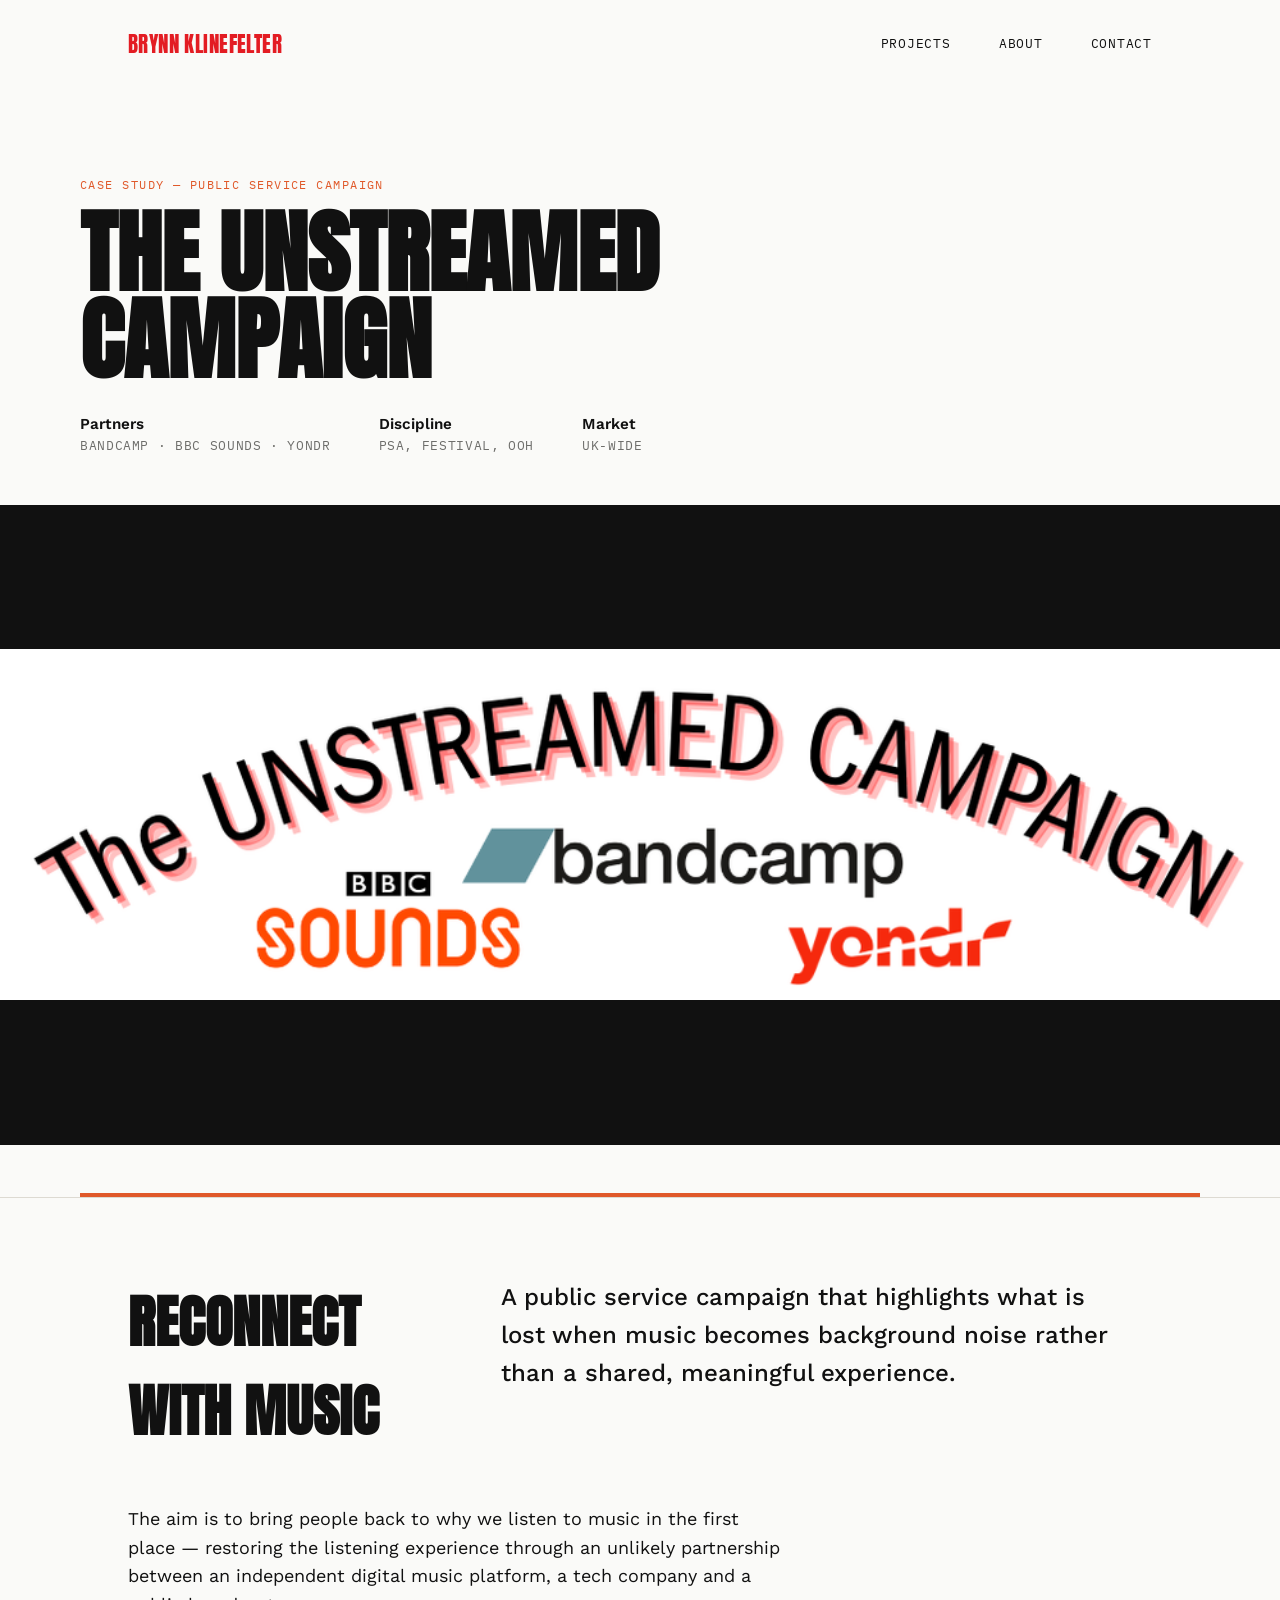
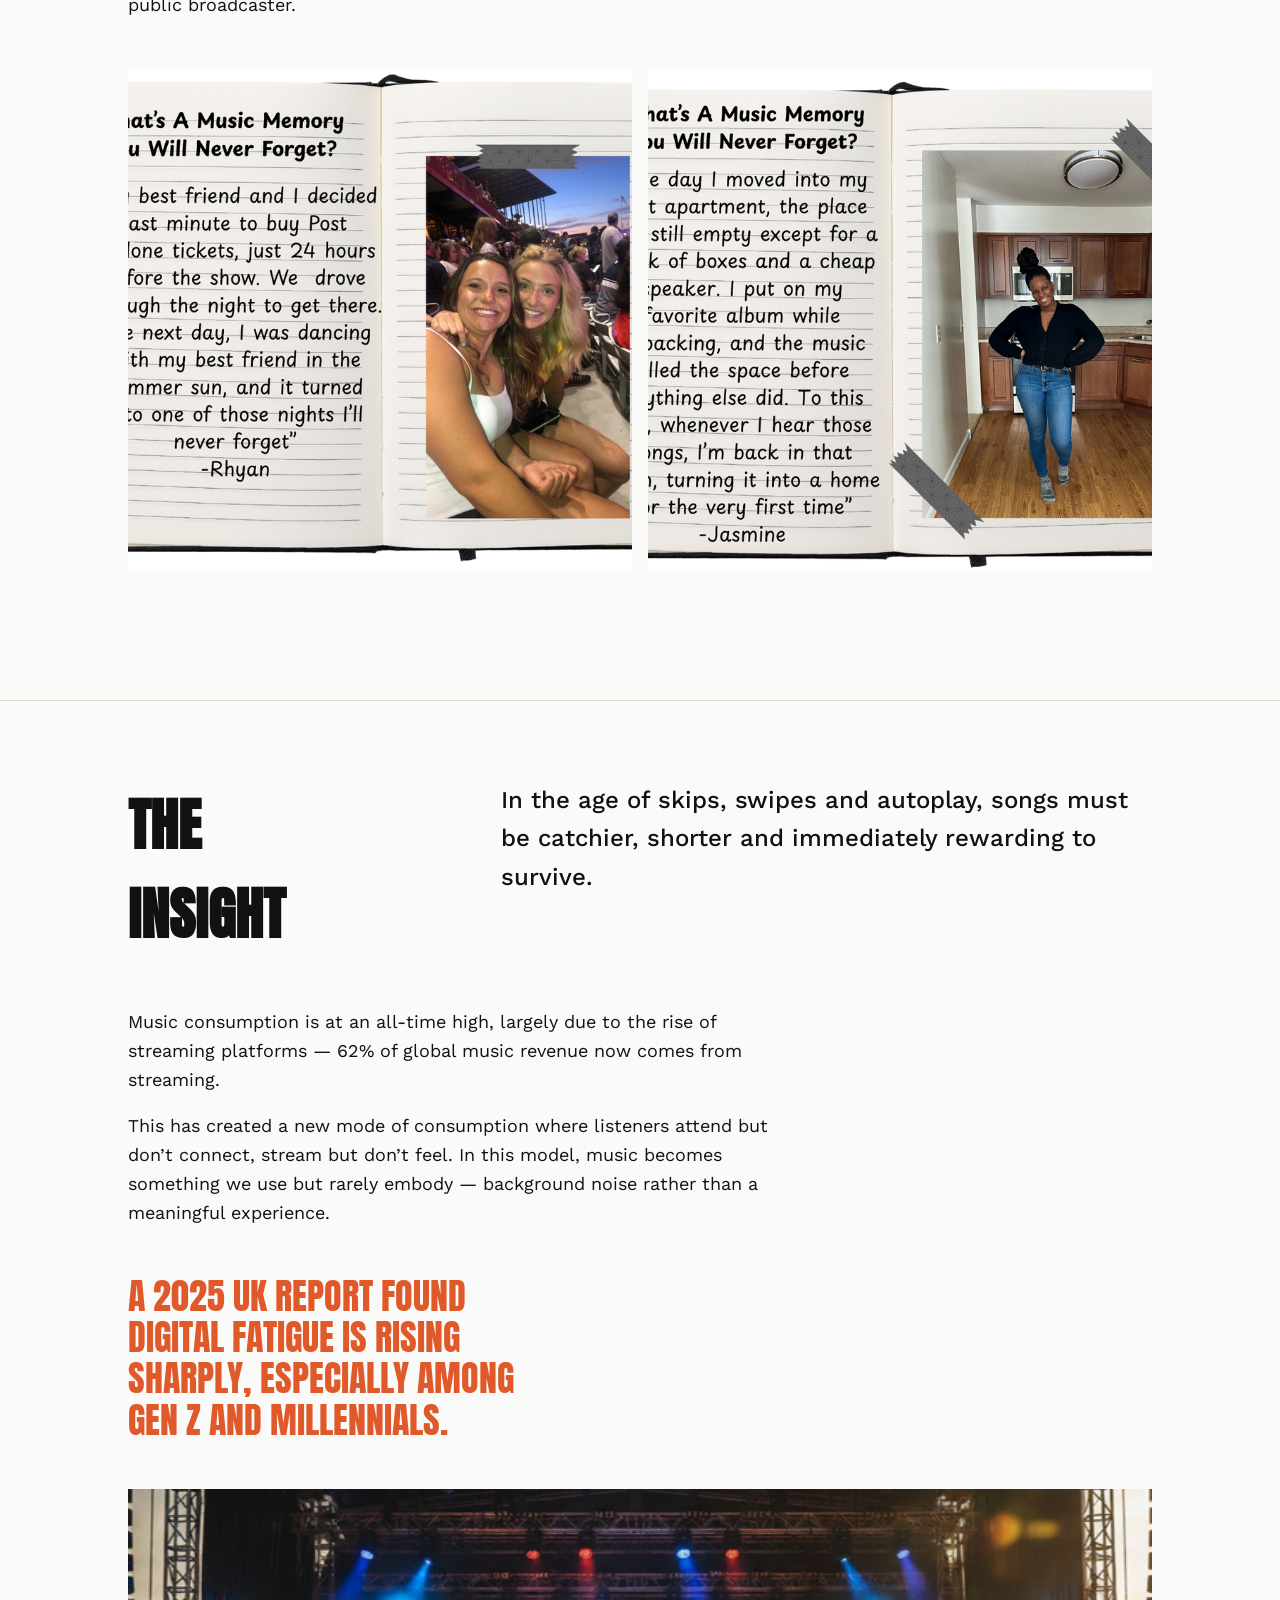
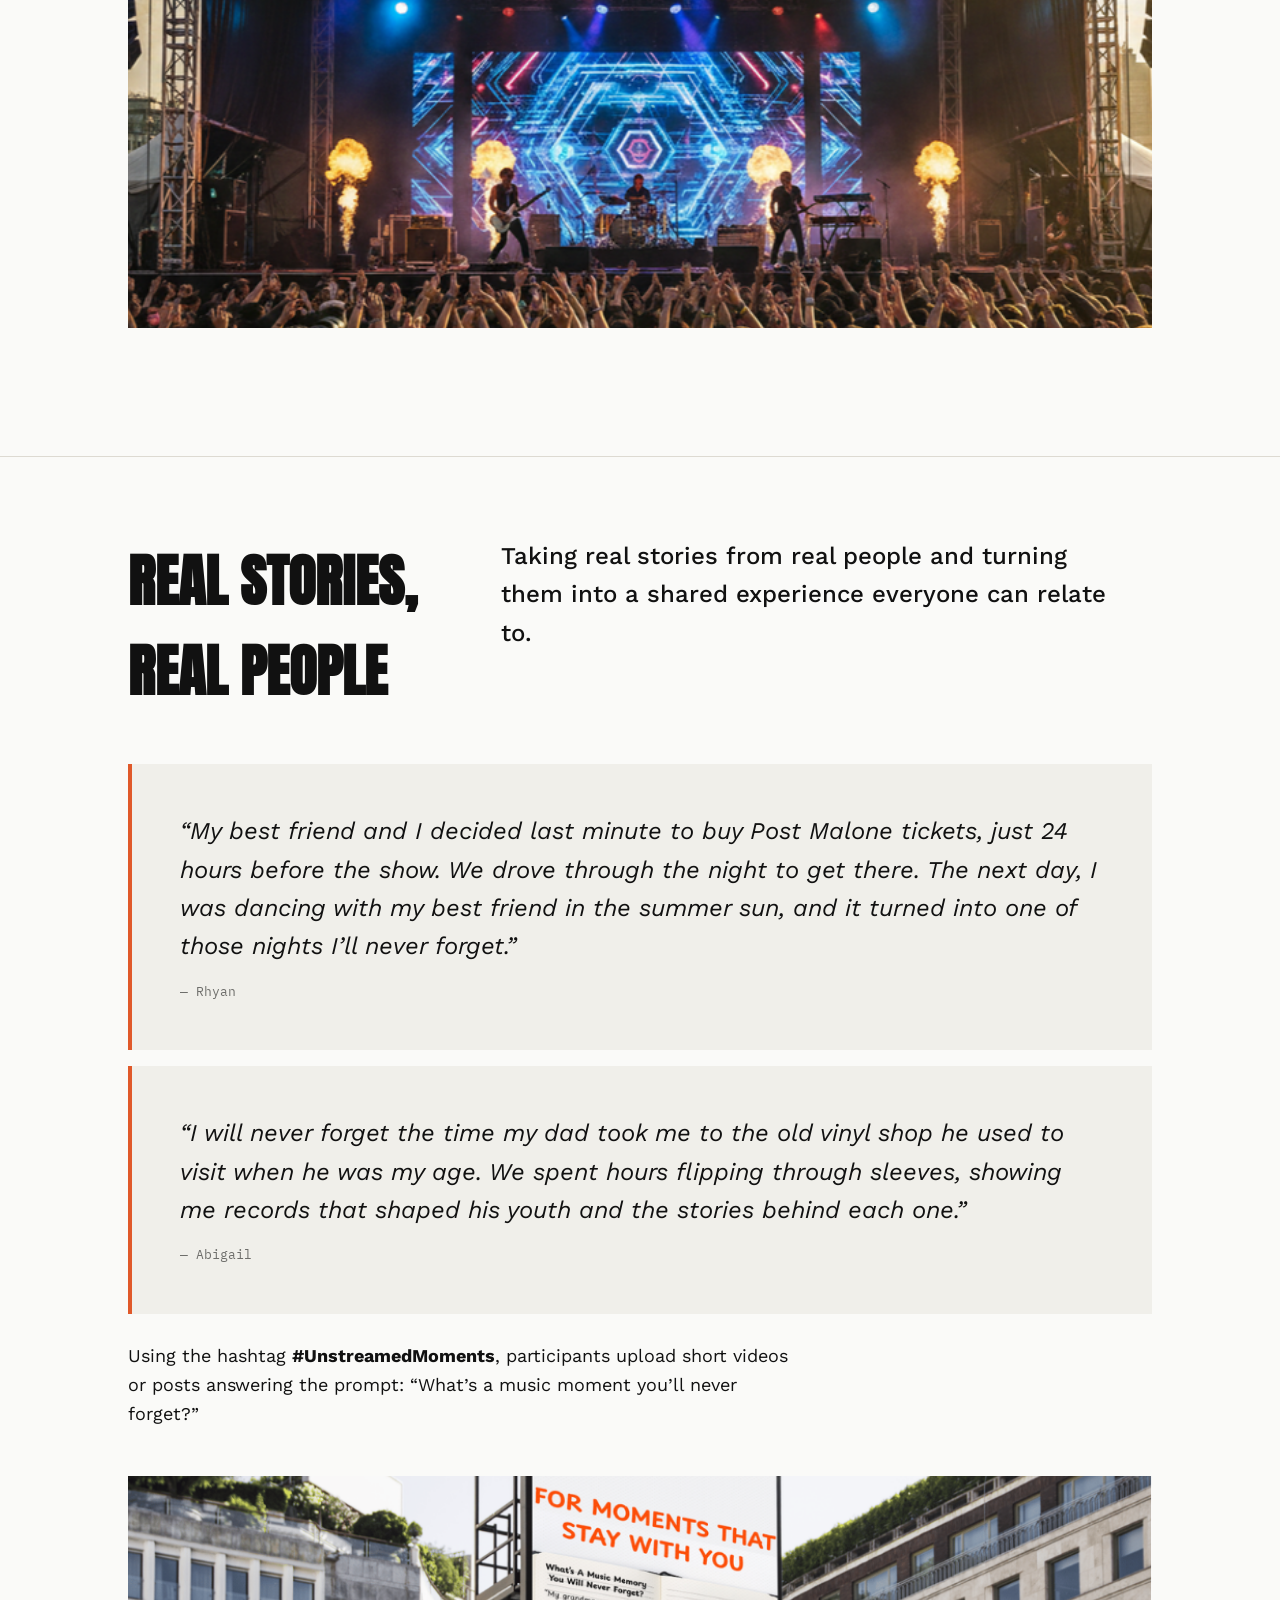
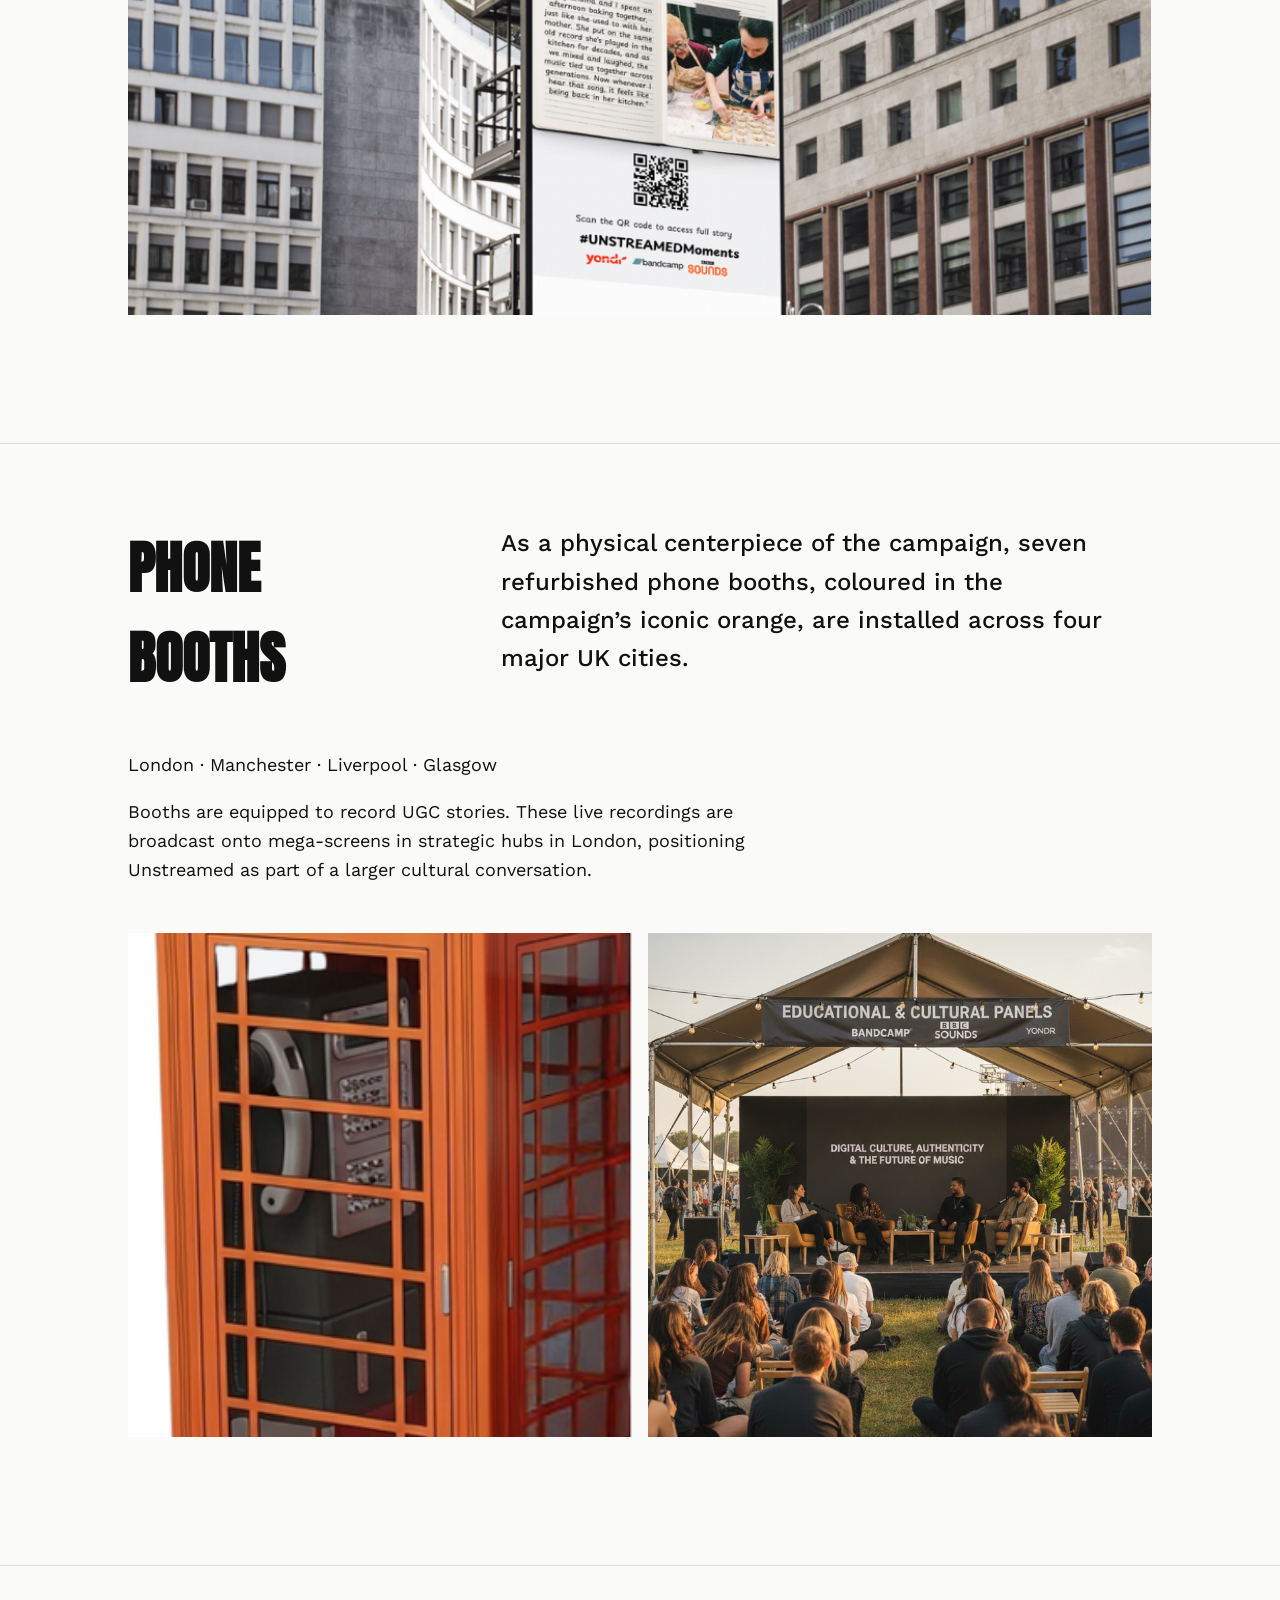
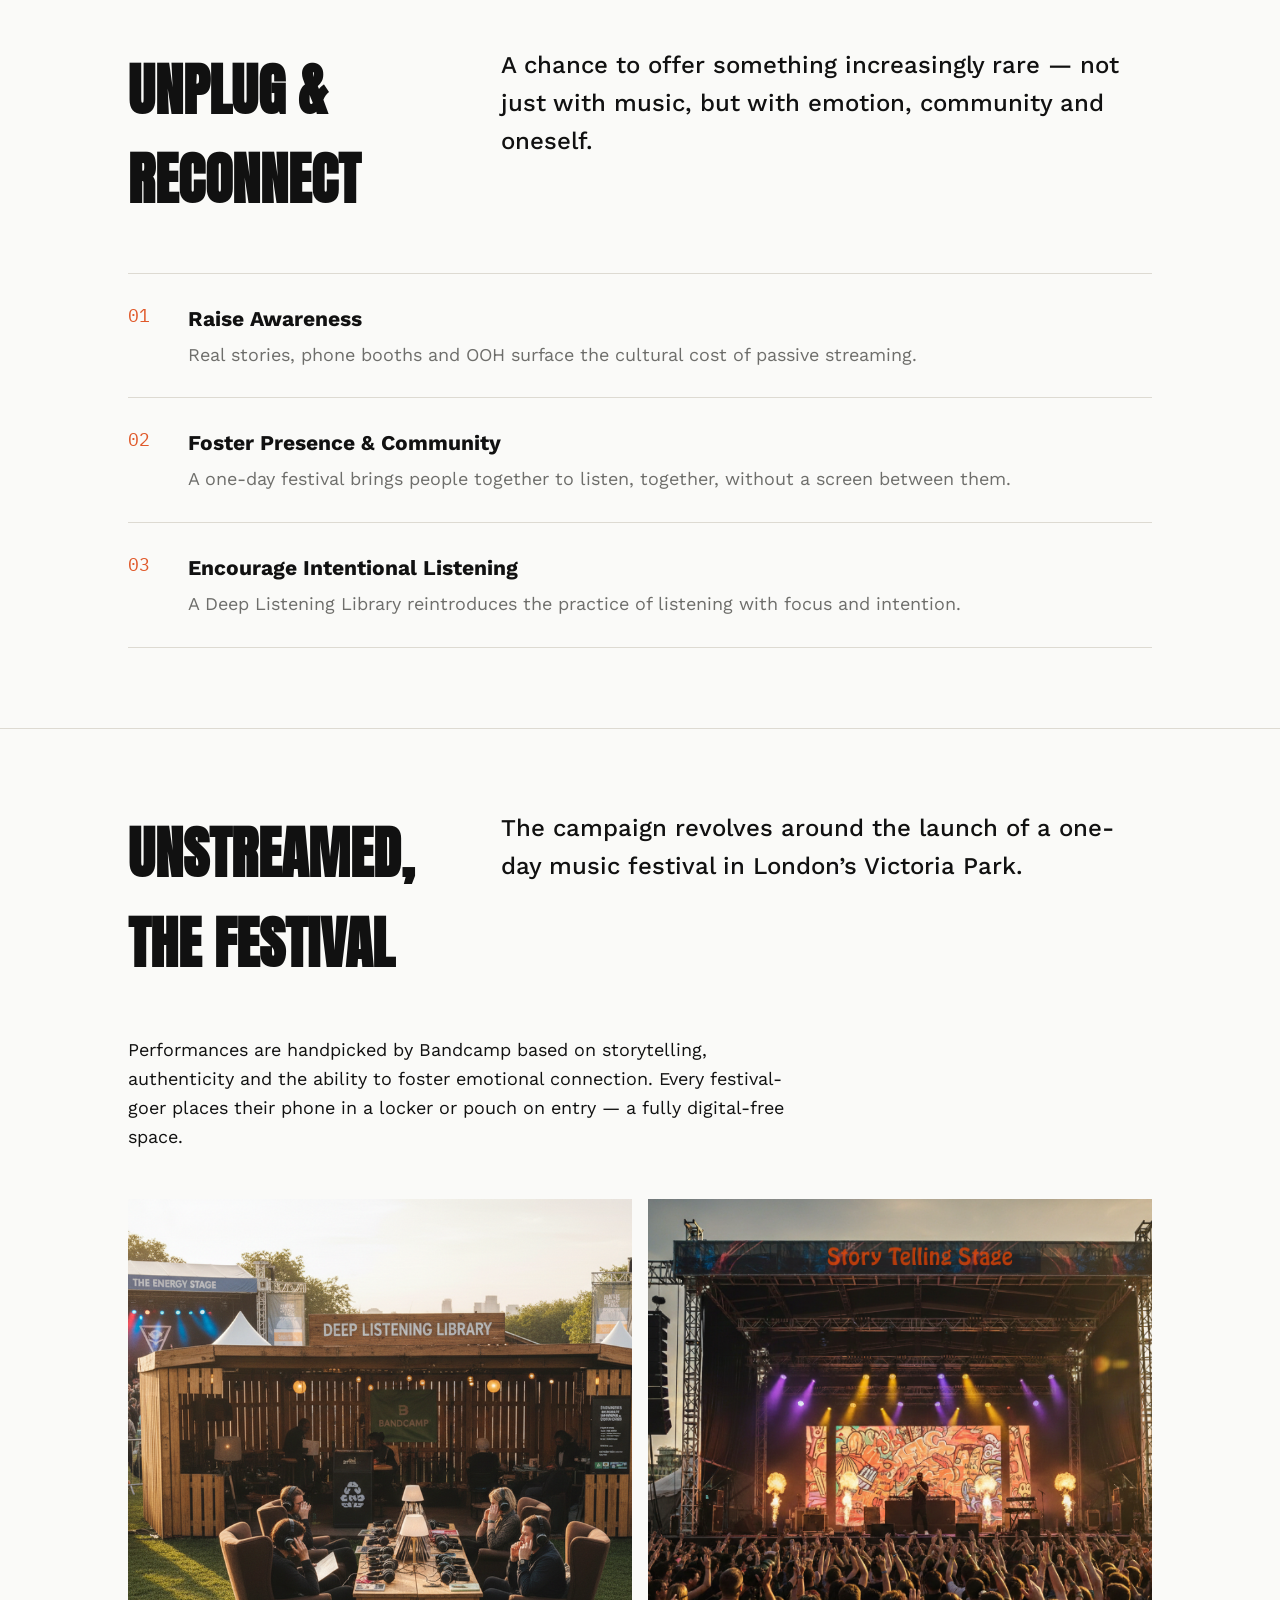
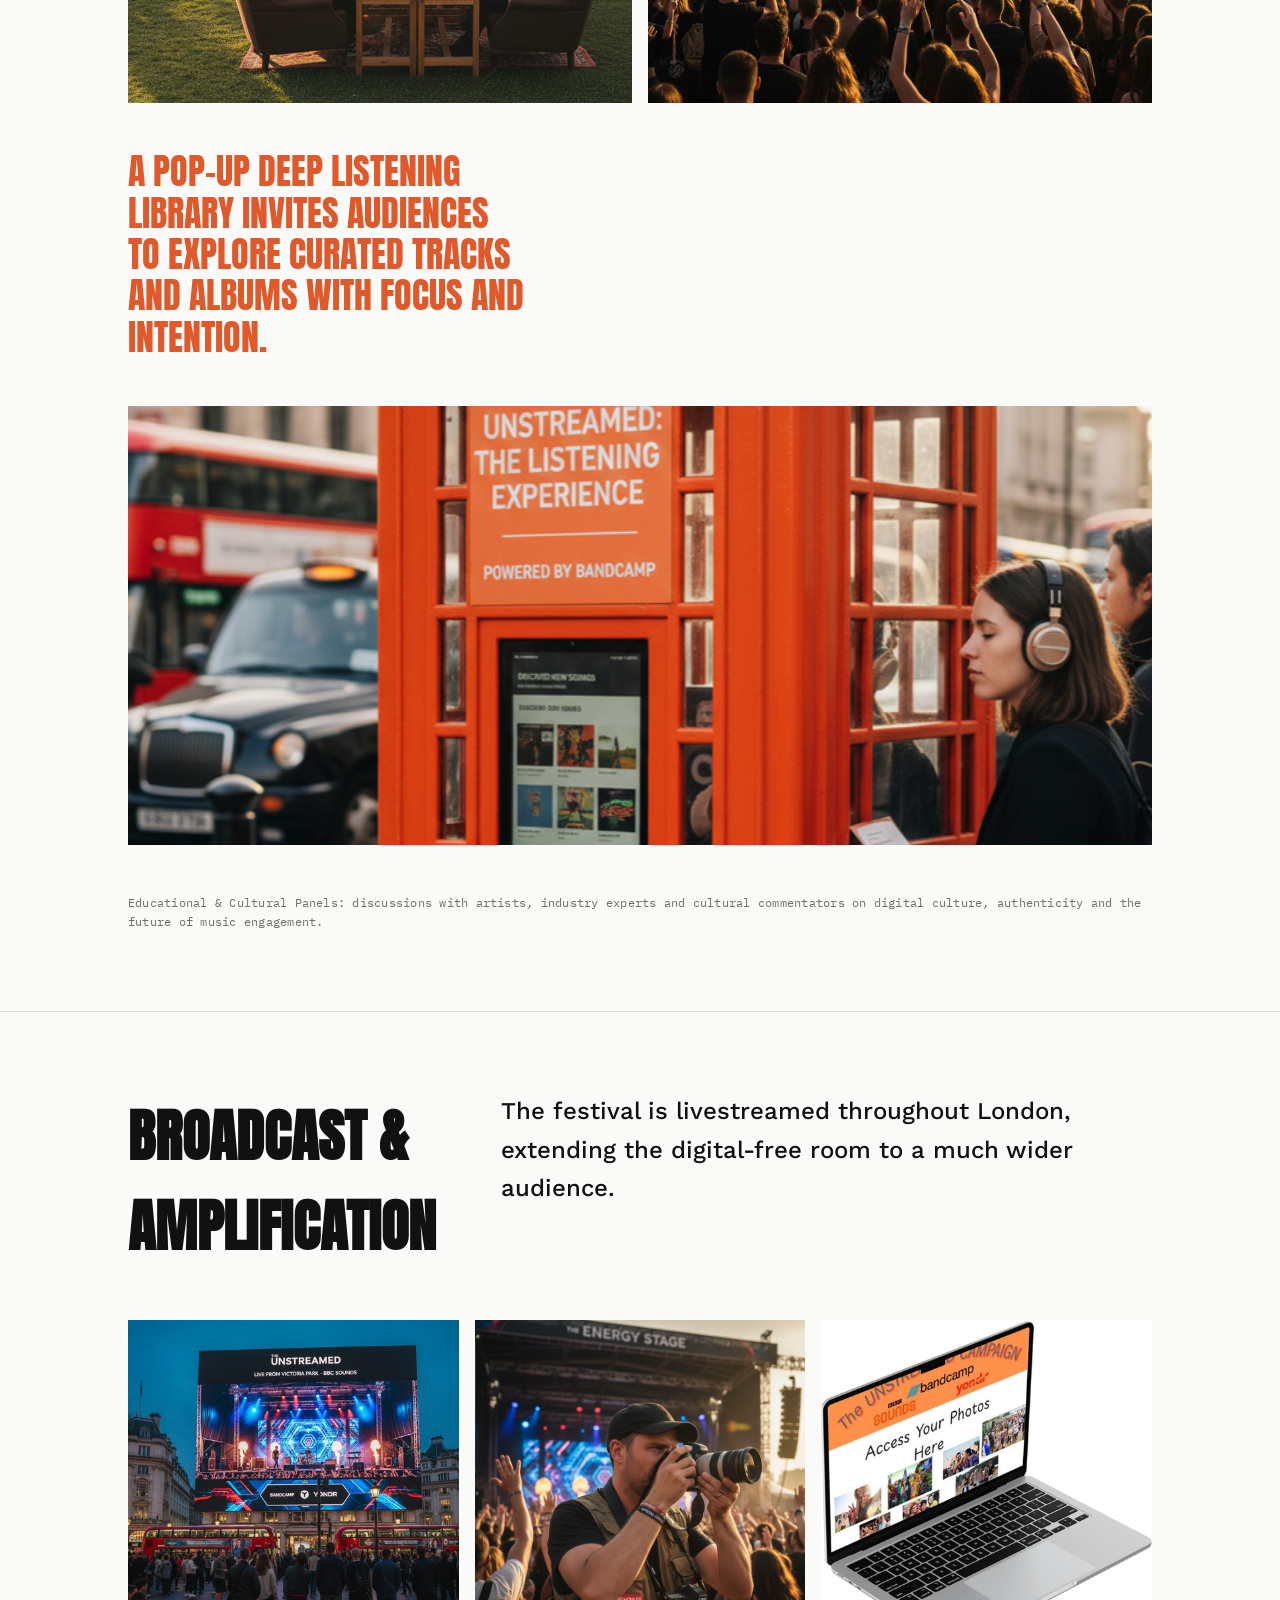
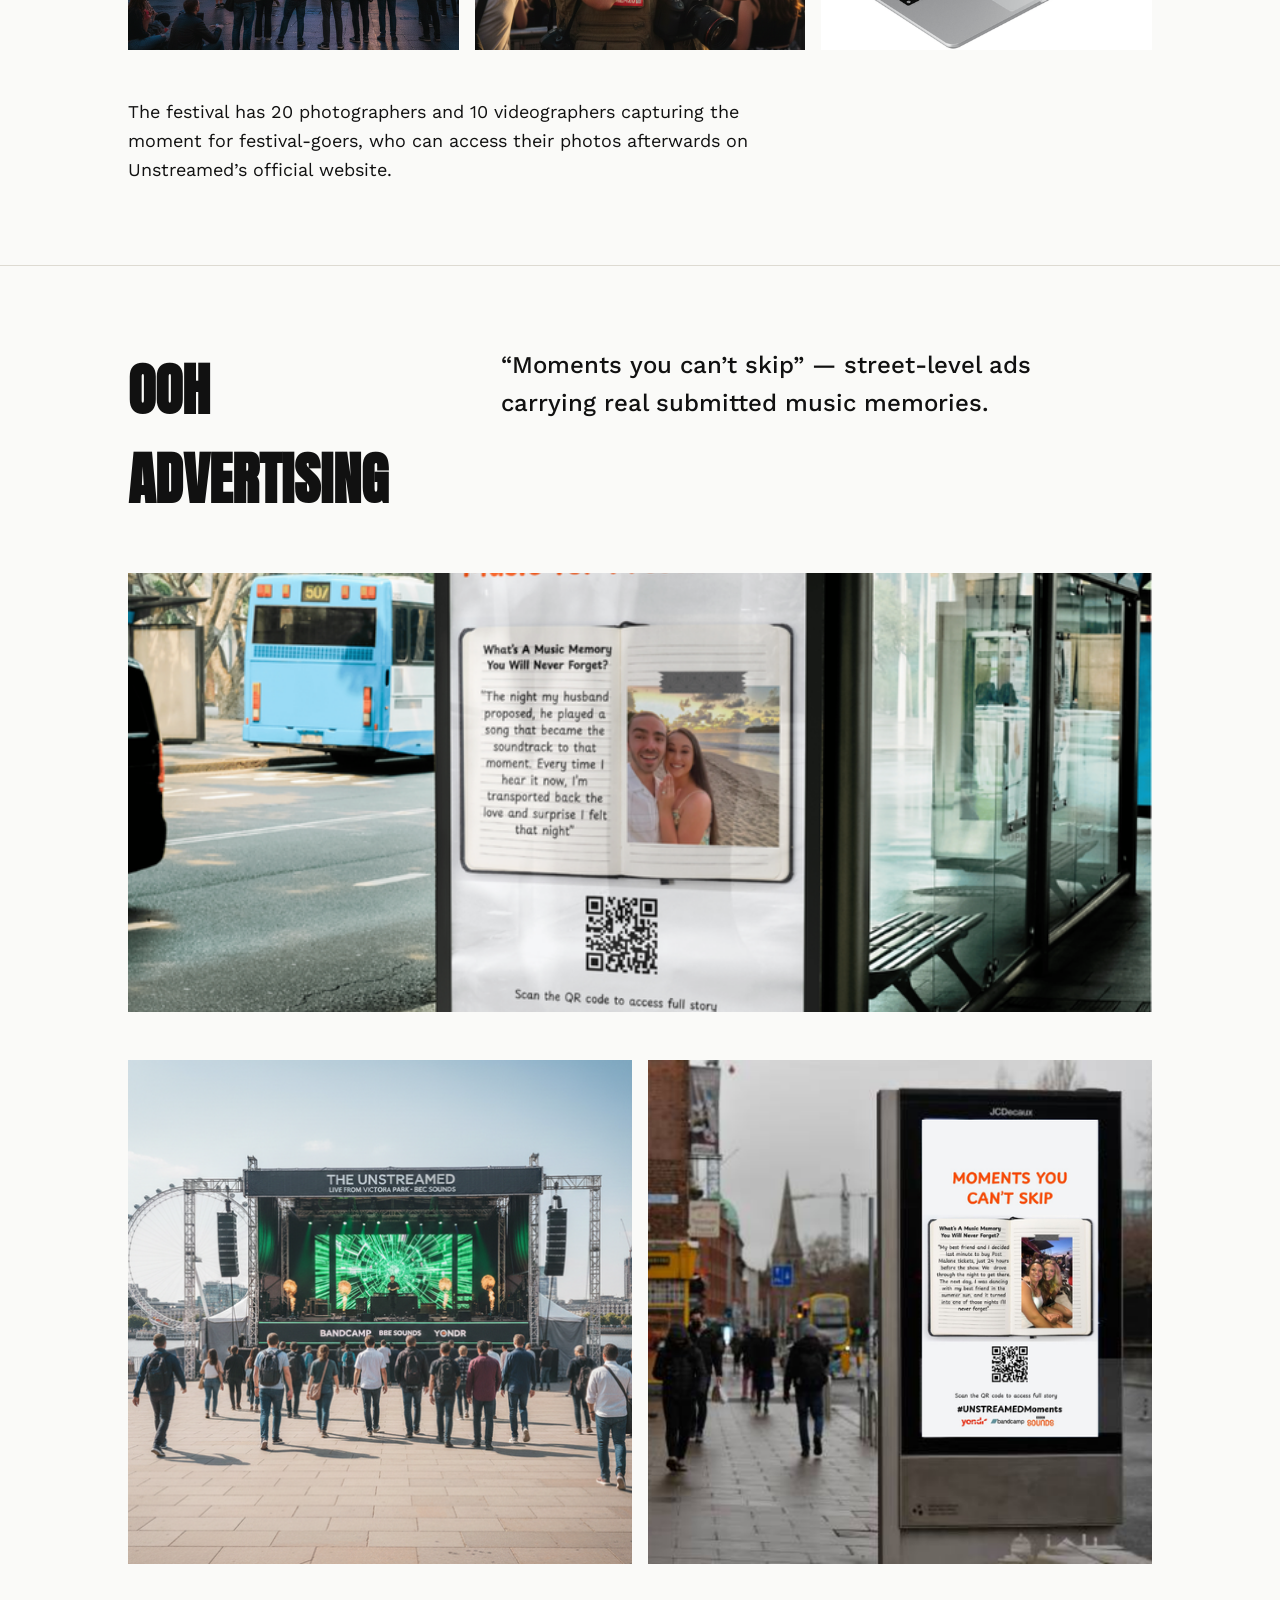
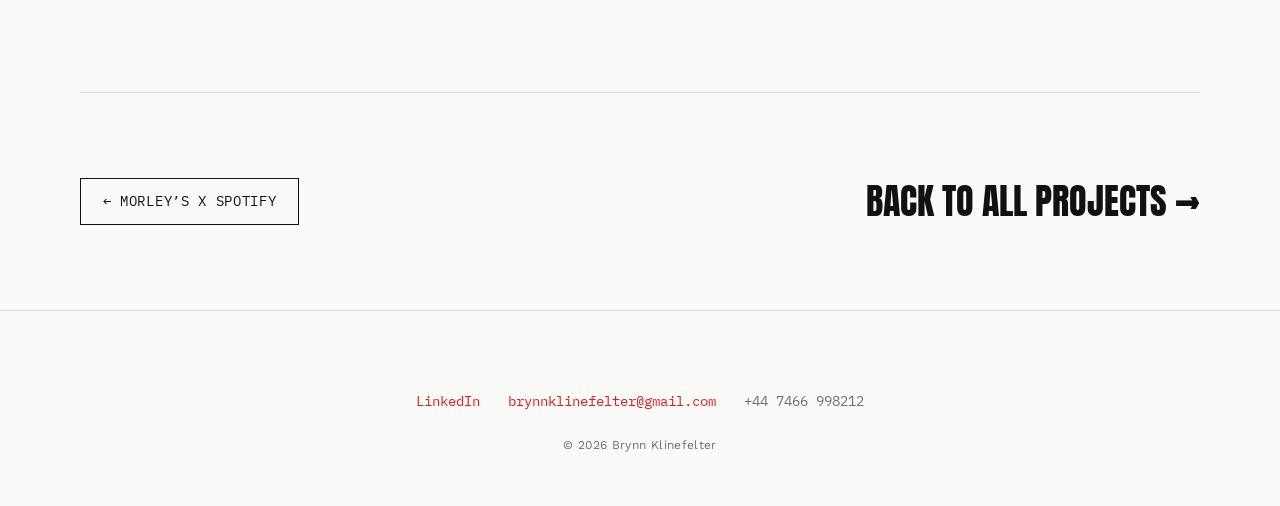
<file: projects/the-unstreamed-campaign.html>
<!DOCTYPE html>
<html lang="en">
<head>
<meta charset="UTF-8">
<meta name="viewport" content="width=device-width, initial-scale=1.0">
<title>The Unstreamed Campaign | Reconnect with Music Today — Brynn Klinefelter</title>
<meta name="description" content="A public service campaign with Bandcamp, BBC Sounds and Yondr, highlighting what's lost when music becomes background noise.">
<link rel="stylesheet" href="../css/style.css">
<style>:root{ --accent: var(--acc-unstreamed); }</style>
</head>
<body>

<nav class="site-nav">
  <a href="../index.html" class="site-nav__mark">Brynn Klinefelter</a>
  <ul class="site-nav__links" style="display:flex;">
    <li><a href="../index.html#work">Projects</a></li>
    <li><a href="../index.html#about">About</a></li>
    <li><a href="../index.html#contact">Contact</a></li>
  </ul>
</nav>

<header class="case-hero wrap">
  <p class="eyebrow case-hero__eyebrow">Case Study — Public Service Campaign</p>
  <h1 class="case-hero__title">The Unstreamed Campaign</h1>
  <div class="case-hero__meta">
    <span><strong>Partners</strong>Bandcamp &middot; BBC Sounds &middot; Yondr</span>
    <span><strong>Discipline</strong>PSA, festival, OOH</span>
    <span><strong>Market</strong>UK-wide</span>
  </div>
  <img class="case-hero__image" src="../assets/unstreamed-campaign/logo-lockup.png" alt="The Unstreamed Campaign logo lockup with Bandcamp, BBC Sounds and Yondr">
</header>

<main>

  <section class="case-section">
    <div class="wrap">
      <div class="case-section__head">
        <h2>Reconnect<br>with Music</h2>
        <p class="lede">A public service campaign that highlights what is lost when music becomes background noise rather than a shared, meaningful experience.</p>
      </div>
      <div class="case-body">
        <p>The aim is to bring people back to why we listen to music in the first place &mdash; restoring the listening experience through an unlikely partnership between an independent digital music platform, a tech company and a public broadcaster.</p>
      </div>
      <div class="media-grid media-grid--2">
        <figure><img src="../assets/unstreamed-campaign/journal-memory-1.png" alt="Open journal page asking 'What's A Music Memory You Will Never Forget?' next to a photo of two friends at a concert"></figure>
        <figure><img src="../assets/unstreamed-campaign/journal-memory-2.png" alt="Open journal page with a music memory story next to a photo of someone in a new apartment"></figure>
      </div>
    </div>
  </section>

  <section class="case-section">
    <div class="wrap">
      <div class="case-section__head">
        <h2>The<br>Insight</h2>
        <p class="lede">In the age of skips, swipes and autoplay, songs must be catchier, shorter and immediately rewarding to survive.</p>
      </div>
      <div class="case-body">
        <p>Music consumption is at an all-time high, largely due to the rise of streaming platforms &mdash; 62% of global music revenue now comes from streaming.</p>
        <p>This has created a new mode of consumption where listeners attend but don&rsquo;t connect, stream but don&rsquo;t feel. In this model, music becomes something we use but rarely embody &mdash; background noise rather than a meaningful experience.</p>
      </div>
      <p class="pull">A 2025 UK report found digital fatigue is rising sharply, especially among Gen Z and Millennials.</p>
      <img class="full-bleed" src="../assets/unstreamed-campaign/energy-stage-crowd.png" alt="Crowd with hands raised at a music festival main stage">
    </div>
  </section>

  <section class="case-section">
    <div class="wrap">
      <div class="case-section__head">
        <h2>Real Stories,<br>Real People</h2>
        <p class="lede">Taking real stories from real people and turning them into a shared experience everyone can relate to.</p>
      </div>
      <div class="quote-strip">
        <p>&ldquo;My best friend and I decided last minute to buy Post Malone tickets, just 24 hours before the show. We drove through the night to get there. The next day, I was dancing with my best friend in the summer sun, and it turned into one of those nights I&rsquo;ll never forget.&rdquo;</p>
        <cite>&mdash; Rhyan</cite>
      </div>
      <div class="quote-strip" style="margin-top:1rem;">
        <p>&ldquo;I will never forget the time my dad took me to the old vinyl shop he used to visit when he was my age. We spent hours flipping through sleeves, showing me records that shaped his youth and the stories behind each one.&rdquo;</p>
        <cite>&mdash; Abigail</cite>
      </div>
      <div class="case-body" style="margin-top:var(--space-3);">
        <p>Using the hashtag <strong>#UnstreamedMoments</strong>, participants upload short videos or posts answering the prompt: &ldquo;What&rsquo;s a music moment you&rsquo;ll never forget?&rdquo;</p>
      </div>
      <img class="full-bleed" src="../assets/unstreamed-campaign/billboard-street.png" alt="City billboard reading 'For moments that stay with you' displaying a submitted music memory story">
    </div>
  </section>

  <section class="case-section">
    <div class="wrap">
      <div class="case-section__head">
        <h2>Phone<br>Booths</h2>
        <p class="lede">As a physical centerpiece of the campaign, seven refurbished phone booths, coloured in the campaign&rsquo;s iconic orange, are installed across four major UK cities.</p>
      </div>
      <div class="case-body">
        <p>London &middot; Manchester &middot; Liverpool &middot; Glasgow</p>
        <p>Booths are equipped to record UGC stories. These live recordings are broadcast onto mega-screens in strategic hubs in London, positioning Unstreamed as part of a larger cultural conversation.</p>
      </div>
      <div class="media-grid media-grid--2">
        <figure><img src="../assets/unstreamed-campaign/phone-booth-tall.png" alt="Orange refurbished phone booth on a London street reading UNSTREAMED"></figure>
        <figure><img src="../assets/unstreamed-campaign/phone-booth-person.png" alt="Person recording a music memory story inside an orange Unstreamed phone booth"></figure>
      </div>
    </div>
  </section>

  <section class="case-section">
    <div class="wrap">
      <div class="case-section__head">
        <h2>Unplug &amp;<br>Reconnect</h2>
        <p class="lede">A chance to offer something increasingly rare &mdash; not just with music, but with emotion, community and oneself.</p>
      </div>
      <ul class="timeline-list">
        <li>
          <span class="n">01</span>
          <div>
            <h3>Raise Awareness</h3>
            <p>Real stories, phone booths and OOH surface the cultural cost of passive streaming.</p>
          </div>
        </li>
        <li>
          <span class="n">02</span>
          <div>
            <h3>Foster Presence &amp; Community</h3>
            <p>A one-day festival brings people together to listen, together, without a screen between them.</p>
          </div>
        </li>
        <li>
          <span class="n">03</span>
          <div>
            <h3>Encourage Intentional Listening</h3>
            <p>A Deep Listening Library reintroduces the practice of listening with focus and intention.</p>
          </div>
        </li>
      </ul>
    </div>
  </section>

  <section class="case-section">
    <div class="wrap">
      <div class="case-section__head">
        <h2>Unstreamed,<br>The Festival</h2>
        <p class="lede">The campaign revolves around the launch of a one-day music festival in London&rsquo;s Victoria Park.</p>
      </div>
      <div class="case-body">
        <p>Performances are handpicked by Bandcamp based on storytelling, authenticity and the ability to foster emotional connection. Every festival-goer places their phone in a locker or pouch on entry &mdash; a fully digital-free space.</p>
      </div>
      <div class="media-grid media-grid--2">
        <figure><img src="../assets/unstreamed-campaign/storytelling-stage.png" alt="The Storytelling Stage lit up at dusk with performers on stage"></figure>
        <figure><img src="../assets/unstreamed-campaign/digital-free-crowd.png" alt="Festival-goers sitting on the grass talking, near the Deep Listening Library tent, without phones"></figure>
      </div>
      <p class="pull">A pop-up Deep Listening Library invites audiences to explore curated tracks and albums with focus and intention.</p>
      <img class="full-bleed" src="../assets/unstreamed-campaign/cultural-panel.png" alt="Educational and cultural panel discussion on stage in front of a seated festival crowd">
      <div class="figure-caption">Educational &amp; Cultural Panels: discussions with artists, industry experts and cultural commentators on digital culture, authenticity and the future of music engagement.</div>
    </div>
  </section>

  <section class="case-section">
    <div class="wrap">
      <div class="case-section__head">
        <h2>Broadcast &amp;<br>Amplification</h2>
        <p class="lede">The festival is livestreamed throughout London, extending the digital-free room to a much wider audience.</p>
      </div>
      <div class="media-grid">
        <figure><img src="../assets/unstreamed-campaign/victoria-park-screen.png" alt="Large public screen in a London square broadcasting the Unstreamed festival live from Victoria Park"></figure>
        <figure><img src="../assets/unstreamed-campaign/photographer-crowd.png" alt="Festival photographer capturing the crowd from within the barrier"></figure>
        <figure><img src="../assets/unstreamed-campaign/laptop-mockup.png" alt="Laptop mockup showing the Unstreamed website where festival-goers can access their photos"></figure>
      </div>
      <div class="case-body">
        <p>The festival has 20 photographers and 10 videographers capturing the moment for festival-goers, who can access their photos afterwards on Unstreamed&rsquo;s official website.</p>
      </div>
    </div>
  </section>

  <section class="case-section">
    <div class="wrap">
      <div class="case-section__head">
        <h2>OOH<br>Advertising</h2>
        <p class="lede">&ldquo;Moments you can&rsquo;t skip&rdquo; &mdash; street-level ads carrying real submitted music memories.</p>
      </div>
      <img class="full-bleed" src="../assets/unstreamed-campaign/ooh-bus-stop.png" alt="Bus stop advert reading 'Music for Present Life' with a submitted music memory story and QR code">
      <div class="media-grid media-grid--2" style="margin-top:var(--space-3);">
        <figure><img src="../assets/unstreamed-campaign/listening-crowd.png" alt="Crowd gathered around the Deep Listening Library at the festival"></figure>
        <figure><img src="../assets/unstreamed-campaign/walking-crowd.png" alt="People walking past Bandcamp, BBC Sounds and Yondr branded activation signage"></figure>
      </div>
    </div>
  </section>

</main>

<nav class="case-nav wrap">
  <a href="morleys-x-spotify.html" class="btn btn--ghost">&larr; Morley&rsquo;s x Spotify</a>
  <a href="../index.html#work" class="case-nav__title" style="text-decoration:none;">Back to all projects &rarr;</a>
</nav>

<footer class="site-footer">
  <div class="site-footer__links">
    <a href="https://www.linkedin.com/in/brynnklinefelter" target="_blank" rel="noopener">LinkedIn</a>
    <a href="mailto:brynnklinefelter@gmail.com">brynnklinefelter@gmail.com</a>
    <span>+44 7466 998212</span>
  </div>
  <small>&copy; 2026 Brynn Klinefelter</small>
</footer>

</body>
</html>
</file>
<file: css/style.css>
/* =========================================================
   BRYNN KLINEFELTER — SHARED STYLESHEET
   Design tokens live at the top. Everything below derives
   from these values — change a token, change the whole site.
   ========================================================= */

@import url('https://fonts.googleapis.com/css2?family=Anton&family=Work+Sans:ital,wght@0,400;0,500;0,600;0,700;1,400&family=IBM+Plex+Mono:wght@400;500&display=swap');

:root{
  /* ---- Brand core (from Brynn's identity: bold red on black/white) ---- */
  --ink:            #111111;
  --paper:          #FAFAF8;
  --paper-dim:      #F0EFEA;
  --red:            #E31C23;
  --red-deep:       #A5151B;
  --grey:           #6E6E6B;
  --grey-line:      #DDDAD2;

  /* ---- Project accents (each case study borrows one) ---- */
  --acc-barbie:     #FF3EA5;
  --acc-dewalt:     #FEB700;
  --acc-spotify:    #1ED760;
  --acc-morleys:    #E8171C;
  --acc-unstreamed: #E0592A;
  --acc-bbc:        #111111;

  /* ---- Type ---- */
  --f-display: 'Anton', 'Arial Narrow', sans-serif;
  --f-body:    'Work Sans', -apple-system, sans-serif;
  --f-mono:    'IBM Plex Mono', ui-monospace, monospace;

  /* ---- Scale ---- */
  --step-0:  clamp(1rem, 0.95rem + 0.3vw, 1.125rem);
  --step-1:  clamp(1.25rem, 1.15rem + 0.5vw, 1.5rem);
  --step-2:  clamp(1.75rem, 1.5rem + 1vw, 2.25rem);
  --step-3:  clamp(2.5rem, 2rem + 2vw, 3.5rem);
  --step-4:  clamp(3.5rem, 2.5rem + 4vw, 6rem);
  --step-5:  clamp(3rem, 1rem + 11vw, 8.5rem);

  --space-1: 0.5rem;
  --space-2: 1rem;
  --space-3: 1.75rem;
  --space-4: 3rem;
  --space-5: 5rem;
  --space-6: 8rem;

  --max-w: 1120px;
  --radius: 2px;
}

/* ---------------------------------------------------------
   Reset
   --------------------------------------------------------- */
*, *::before, *::after{ box-sizing: border-box; }
html{ scroll-behavior: smooth; }
body{
  margin: 0;
  background: var(--paper);
  color: var(--ink);
  font-family: var(--f-body);
  font-size: var(--step-0);
  line-height: 1.6;
  -webkit-font-smoothing: antialiased;
}
img{ max-width: 100%; display: block; }
a{ color: inherit; }
h1,h2,h3,h4,p,ul,figure{ margin: 0; }
ul{ padding: 0; list-style: none; }

@media (prefers-reduced-motion: reduce){
  html{ scroll-behavior: auto; }
  *{ animation-duration: 0.01ms !important; transition-duration: 0.01ms !important; }
}

:focus-visible{
  outline: 3px solid var(--red);
  outline-offset: 3px;
}

/* ---------------------------------------------------------
   Nav
   --------------------------------------------------------- */
.site-nav{
  display: flex;
  align-items: center;
  justify-content: space-between;
  padding: var(--space-3) var(--space-4);
  max-width: var(--max-w);
  margin: 0 auto;
}
.site-nav__mark{
  font-family: var(--f-display);
  font-size: 1.3rem;
  letter-spacing: 0.02em;
  color: var(--red);
  text-decoration: none;
  text-transform: uppercase;
}
.site-nav__links{
  display: flex;
  gap: var(--space-4);
  font-family: var(--f-mono);
  font-size: 0.8rem;
  letter-spacing: 0.06em;
  text-transform: uppercase;
}
.site-nav__links a{
  text-decoration: none;
  border-bottom: 2px solid transparent;
  padding-bottom: 2px;
  transition: border-color 0.15s ease, color 0.15s ease;
}
.site-nav__links a:hover,
.site-nav__links a:focus-visible{
  border-color: var(--red);
  color: var(--red);
}
@media (max-width: 640px){
  .site-nav{ flex-direction: column; gap: var(--space-2); align-items: flex-start; }
  .site-nav__links{ gap: var(--space-3); }
}

/* ---------------------------------------------------------
   Footer
   --------------------------------------------------------- */
.site-footer{
  border-top: 1px solid var(--grey-line);
  padding: var(--space-5) var(--space-4) var(--space-4);
  text-align: center;
  color: var(--grey);
}
.site-footer__links{
  display: flex;
  flex-wrap: wrap;
  gap: var(--space-3);
  justify-content: center;
  margin-bottom: var(--space-2);
  font-family: var(--f-mono);
  font-size: 0.85rem;
}
.site-footer__links a{
  text-decoration: none;
  color: var(--red);
}
.site-footer__links a:hover{ text-decoration: underline; }
.site-footer small{ font-size: 0.75rem; letter-spacing: 0.03em; }

/* ---------------------------------------------------------
   Buttons / labels
   --------------------------------------------------------- */
.eyebrow{
  display: inline-block;
  font-family: var(--f-mono);
  font-size: 0.75rem;
  letter-spacing: 0.12em;
  text-transform: uppercase;
  color: var(--grey);
  margin-bottom: var(--space-2);
}
.btn{
  display: inline-flex;
  align-items: center;
  gap: 0.5em;
  padding: 0.85em 1.6em;
  background: var(--ink);
  color: var(--paper);
  text-decoration: none;
  font-family: var(--f-mono);
  font-size: 0.85rem;
  letter-spacing: 0.05em;
  text-transform: uppercase;
  border: 1px solid var(--ink);
  transition: background 0.15s ease, color 0.15s ease;
}
.btn:hover, .btn:focus-visible{
  background: var(--red);
  border-color: var(--red);
  color: #fff;
}
.btn--ghost{
  background: transparent;
  color: var(--ink);
}
.btn--ghost:hover{ background: var(--ink); color: var(--paper); }

/* ---------------------------------------------------------
   Layout helpers
   --------------------------------------------------------- */
.wrap{
  max-width: var(--max-w);
  margin: 0 auto;
  padding: 0 var(--space-4);
}
@media (max-width: 640px){
  .wrap{ padding: 0 var(--space-3); }
}
.section{ padding: var(--space-6) 0; }
.section--tight{ padding: var(--space-5) 0; }

/* =========================================================
   LANDING PAGE
   ========================================================= */
.hero-landing{
  position: relative;
  overflow: hidden;
  padding: var(--space-3) 0 var(--space-6);
}
.hero-landing__stack{
  position: relative;
  line-height: 0.78;
  font-family: var(--f-display);
  color: var(--red);
  text-transform: uppercase;
  font-size: var(--step-5);
  letter-spacing: 0.015em;
  margin: var(--space-4) 0;
  user-select: none;
}
.hero-landing__stack span{ display: block; }
.hero-landing__tagline{
  max-width: 34rem;
  font-size: var(--step-2);
  font-weight: 600;
  margin-top: var(--space-3);
}
.hero-landing__sub{
  max-width: 30rem;
  color: var(--grey);
  margin-top: var(--space-2);
}
.hero-landing__portrait{
  position: absolute;
  right: 0;
  bottom: -1rem;
  width: min(42vw, 320px);
  filter: grayscale(15%);
  border: 8px solid var(--paper);
  box-shadow: 0 12px 30px rgba(0,0,0,0.12);
}
@media (max-width: 900px){
  .hero-landing__portrait{ position: static; width: 60%; margin-top: var(--space-4); }
}

.about-strip{
  background: var(--ink);
  color: var(--paper);
  padding: var(--space-5) 0;
}
.about-strip__banner{
  width: 100%;
  border-radius: var(--radius);
  margin-top: var(--space-3);
  opacity: 0.9;
}
.about-strip h2{
  font-family: var(--f-display);
  text-transform: uppercase;
  font-size: var(--step-3);
  color: var(--red);
}

.work-index{
  display: grid;
  gap: 1px;
  background: var(--grey-line);
  border: 1px solid var(--grey-line);
  margin-top: var(--space-4);
}
.work-item{
  position: relative;
  display: grid;
  grid-template-columns: 100px 1fr auto;
  align-items: center;
  gap: var(--space-3);
  background: var(--paper);
  padding: var(--space-3) var(--space-3);
  text-decoration: none;
  color: var(--ink);
  transition: background 0.15s ease, padding-left 0.15s ease;
}
.work-item:hover, .work-item:focus-visible{
  background: var(--paper-dim);
  padding-left: calc(var(--space-3) + 8px);
}
.work-item__accent{
  width: 100%;
  height: 6px;
  border-radius: 3px;
}
.work-item__title{
  font-family: var(--f-display);
  text-transform: uppercase;
  font-size: var(--step-1);
  letter-spacing: 0.01em;
}
.work-item__desc{
  color: var(--grey);
  font-size: 0.92rem;
  margin-top: 0.25em;
}
.work-item__arrow{
  font-family: var(--f-mono);
  font-size: 1.4rem;
  color: var(--red);
}
@media (max-width: 640px){
  .work-item{ grid-template-columns: 50px 1fr; }
  .work-item__arrow{ display: none; }
}

/* =========================================================
   CASE STUDY TEMPLATE (shared across all three projects)
   ========================================================= */
.case-hero{
  padding: var(--space-5) 0 var(--space-4);
  border-bottom: 4px solid var(--accent, var(--red));
}
.case-hero__eyebrow{ color: var(--accent, var(--red)); }
.case-hero__title{
  font-family: var(--f-display);
  text-transform: uppercase;
  font-size: var(--step-4);
  line-height: 0.95;
  max-width: 18ch;
}
.case-hero__meta{
  display: flex;
  flex-wrap: wrap;
  gap: var(--space-4);
  margin-top: var(--space-3);
  font-family: var(--f-mono);
  font-size: 0.8rem;
  color: var(--grey);
  text-transform: uppercase;
  letter-spacing: 0.05em;
}
.case-hero__meta strong{ display: block; color: var(--ink); font-size: 0.95rem; letter-spacing: 0; text-transform: none; font-family: var(--f-body); font-weight: 600;}

.case-hero__image{
  margin-top: var(--space-4);
  width: 100vw;
  max-width: 100vw;
  position: relative;
  left: 50%;
  right: 50%;
  margin-left: -50vw;
  margin-right: -50vw;
  aspect-ratio: 16/8;
  object-fit: contain;
  background: var(--ink);
}

.case-hero__image--natural{
  width: auto;
  max-width: 100%;
  position: static;
  left: auto;
  right: auto;
  margin-left: auto;
  margin-right: auto;
  aspect-ratio: auto;
  display: block;
}

.stat-row{
  display: grid;
  grid-template-columns: repeat(auto-fit, minmax(180px, 1fr));
  gap: var(--space-3);
  margin: var(--space-4) 0;
}
.stat{
  border-left: 3px solid var(--accent, var(--red));
  padding-left: var(--space-2);
}
.stat__num{
  font-family: var(--f-display);
  font-size: var(--step-3);
  color: var(--accent, var(--red));
  line-height: 1;
}
.stat__label{
  color: var(--grey);
  font-size: 0.85rem;
  margin-top: 0.4em;
}

.case-section{
  padding: var(--space-5) 0;
  border-top: 1px solid var(--grey-line);
}
.case-section__head{
  display: grid;
  grid-template-columns: 1fr 2fr;
  gap: var(--space-4);
  margin-bottom: var(--space-4);
}
.case-section__head h2{
  font-family: var(--f-display);
  text-transform: uppercase;
  font-size: var(--step-3);
  position: sticky;
  top: var(--space-3);
}
.case-section__head .lede{
  font-size: var(--step-1);
  font-weight: 500;
  max-width: 42ch;
}
@media (max-width: 780px){
  .case-section__head{ grid-template-columns: 1fr; }
  .case-section__head h2{ position: static; }
}

.case-body p + p{ margin-top: 1em; }
.case-body{ max-width: 60ch; }

.pull{
  font-family: var(--f-display);
  text-transform: uppercase;
  font-size: var(--step-2);
  line-height: 1.15;
  color: var(--accent, var(--red));
  max-width: 22ch;
  margin: var(--space-4) 0;
}

.media-grid{
  display: grid;
  grid-template-columns: repeat(3, 1fr);
  gap: var(--space-2);
  margin: var(--space-4) 0;
}
.media-grid img{ width: 100%; height: 100%; object-fit: cover; aspect-ratio: 1; }
.media-grid--wide img{ aspect-ratio: 4/3; }
.media-grid--2{ grid-template-columns: repeat(2, 1fr); }
@media (max-width: 640px){
  .media-grid{ grid-template-columns: 1fr 1fr; }
}

.full-bleed{
  width: 100%;
  aspect-ratio: 21/9;
  object-fit: cover;
  margin: var(--space-4) 0;
}

.figure-caption{
  font-family: var(--f-mono);
  font-size: 0.75rem;
  color: var(--grey);
  margin-top: 0.6em;
  letter-spacing: 0.02em;
}

.timeline-list{
  display: grid;
  gap: 0;
  border-top: 1px solid var(--grey-line);
}
.timeline-list li{
  display: grid;
  grid-template-columns: 2rem 1fr;
  gap: var(--space-3);
  padding: var(--space-3) 0;
  border-bottom: 1px solid var(--grey-line);
}
.timeline-list .n{
  font-family: var(--f-mono);
  color: var(--accent, var(--red));
}
.timeline-list h3{
  font-weight: 700;
  margin-bottom: 0.25em;
}
.timeline-list p{ color: var(--grey); }

.quote-strip{
  background: var(--paper-dim);
  padding: var(--space-4);
  border-left: 4px solid var(--accent, var(--red));
}
.quote-strip p{
  font-style: italic;
  font-size: var(--step-1);
}
.quote-strip cite{
  display: block;
  margin-top: var(--space-2);
  font-style: normal;
  font-family: var(--f-mono);
  font-size: 0.8rem;
  color: var(--grey);
}

.lineup-table{
  width: 100%;
  border-collapse: collapse;
  margin: var(--space-4) 0;
  font-size: 0.95rem;
}
.lineup-table th{
  text-align: left;
  font-family: var(--f-mono);
  font-size: 0.75rem;
  text-transform: uppercase;
  letter-spacing: 0.06em;
  color: var(--grey);
  padding-bottom: 0.6em;
  border-bottom: 2px solid var(--ink);
}
.lineup-table td{
  padding: 0.9em 0.6em 0.9em 0;
  border-bottom: 1px solid var(--grey-line);
}
.lineup-table td:first-child{ font-weight: 700; }
.lineup-table tr td:nth-child(2){ color: var(--accent, var(--red)); font-family: var(--f-mono); font-size: 0.85rem; text-transform: uppercase;}

.case-nav{
  display: flex;
  justify-content: space-between;
  align-items: center;
  padding: var(--space-5) 0;
  border-top: 1px solid var(--grey-line);
  gap: var(--space-3);
  flex-wrap: wrap;
}
.case-nav__title{
  font-family: var(--f-display);
  text-transform: uppercase;
  font-size: var(--step-2);
}
</file>
